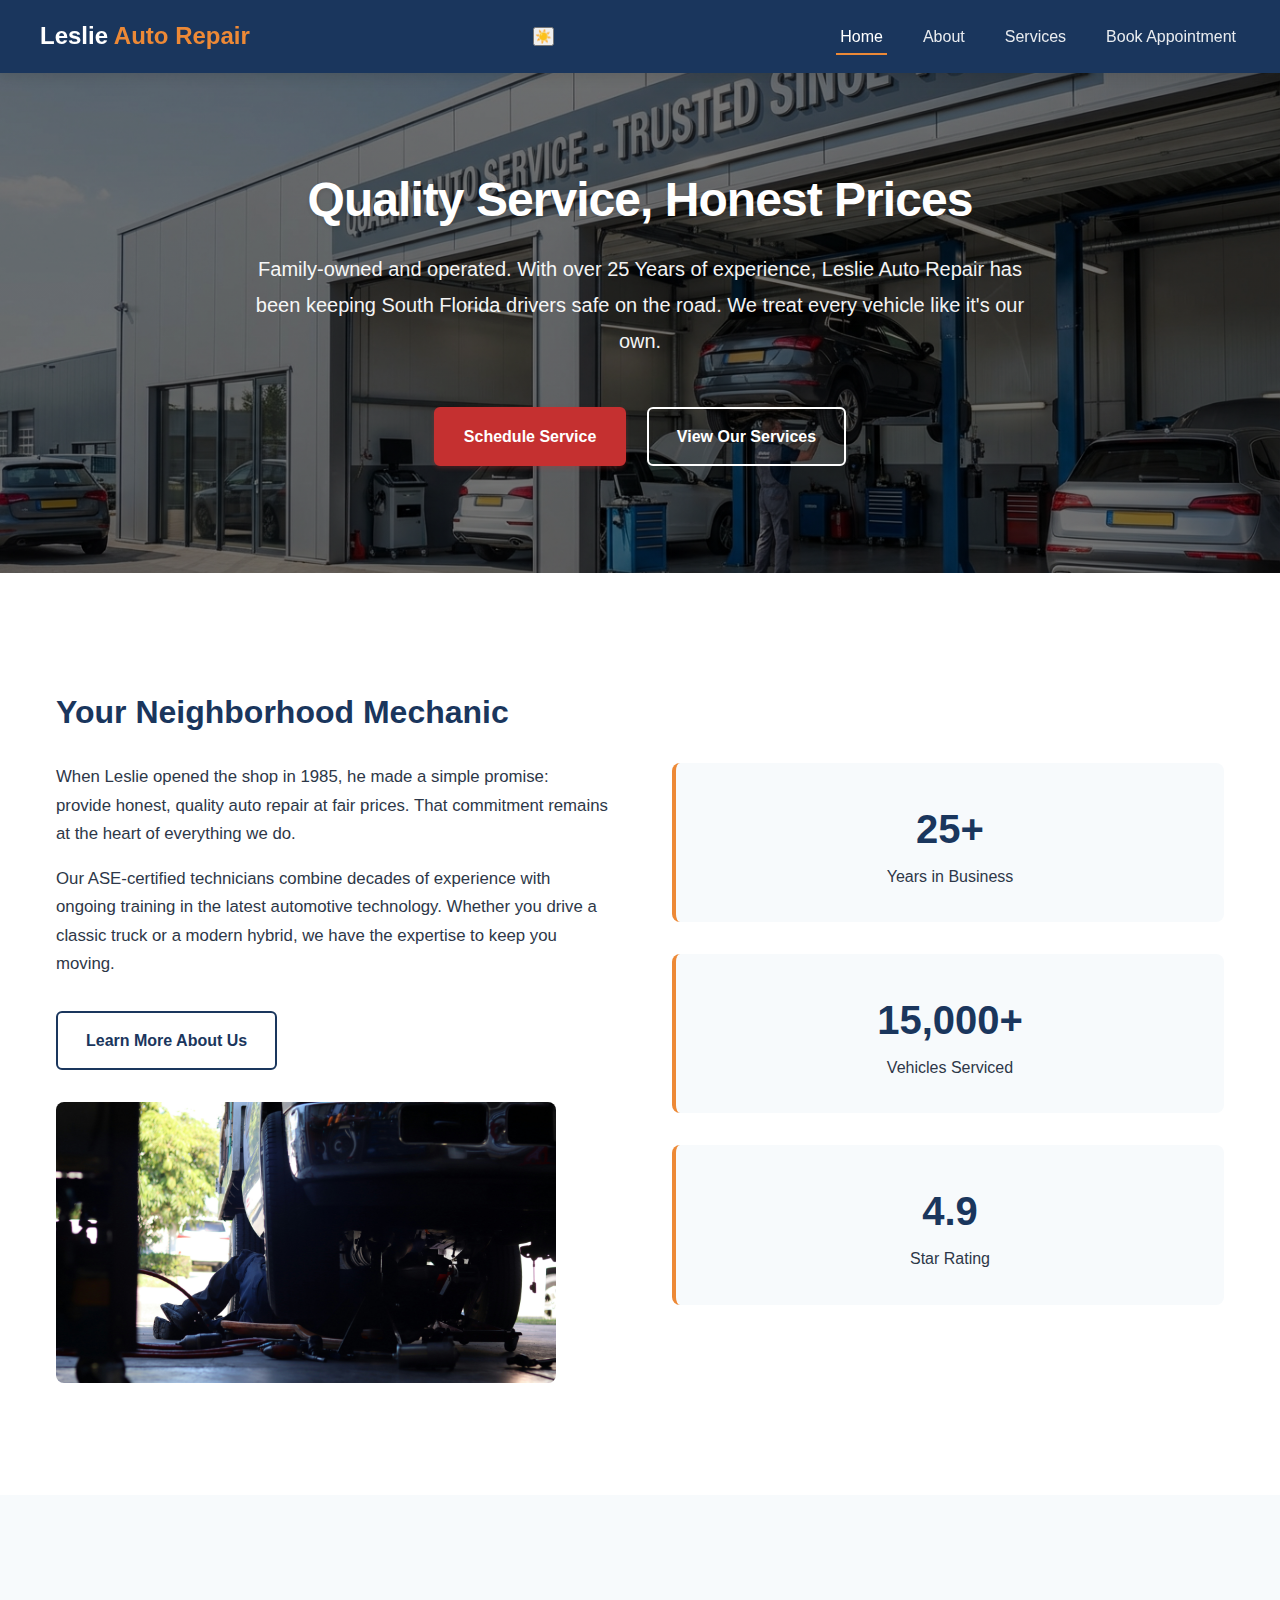
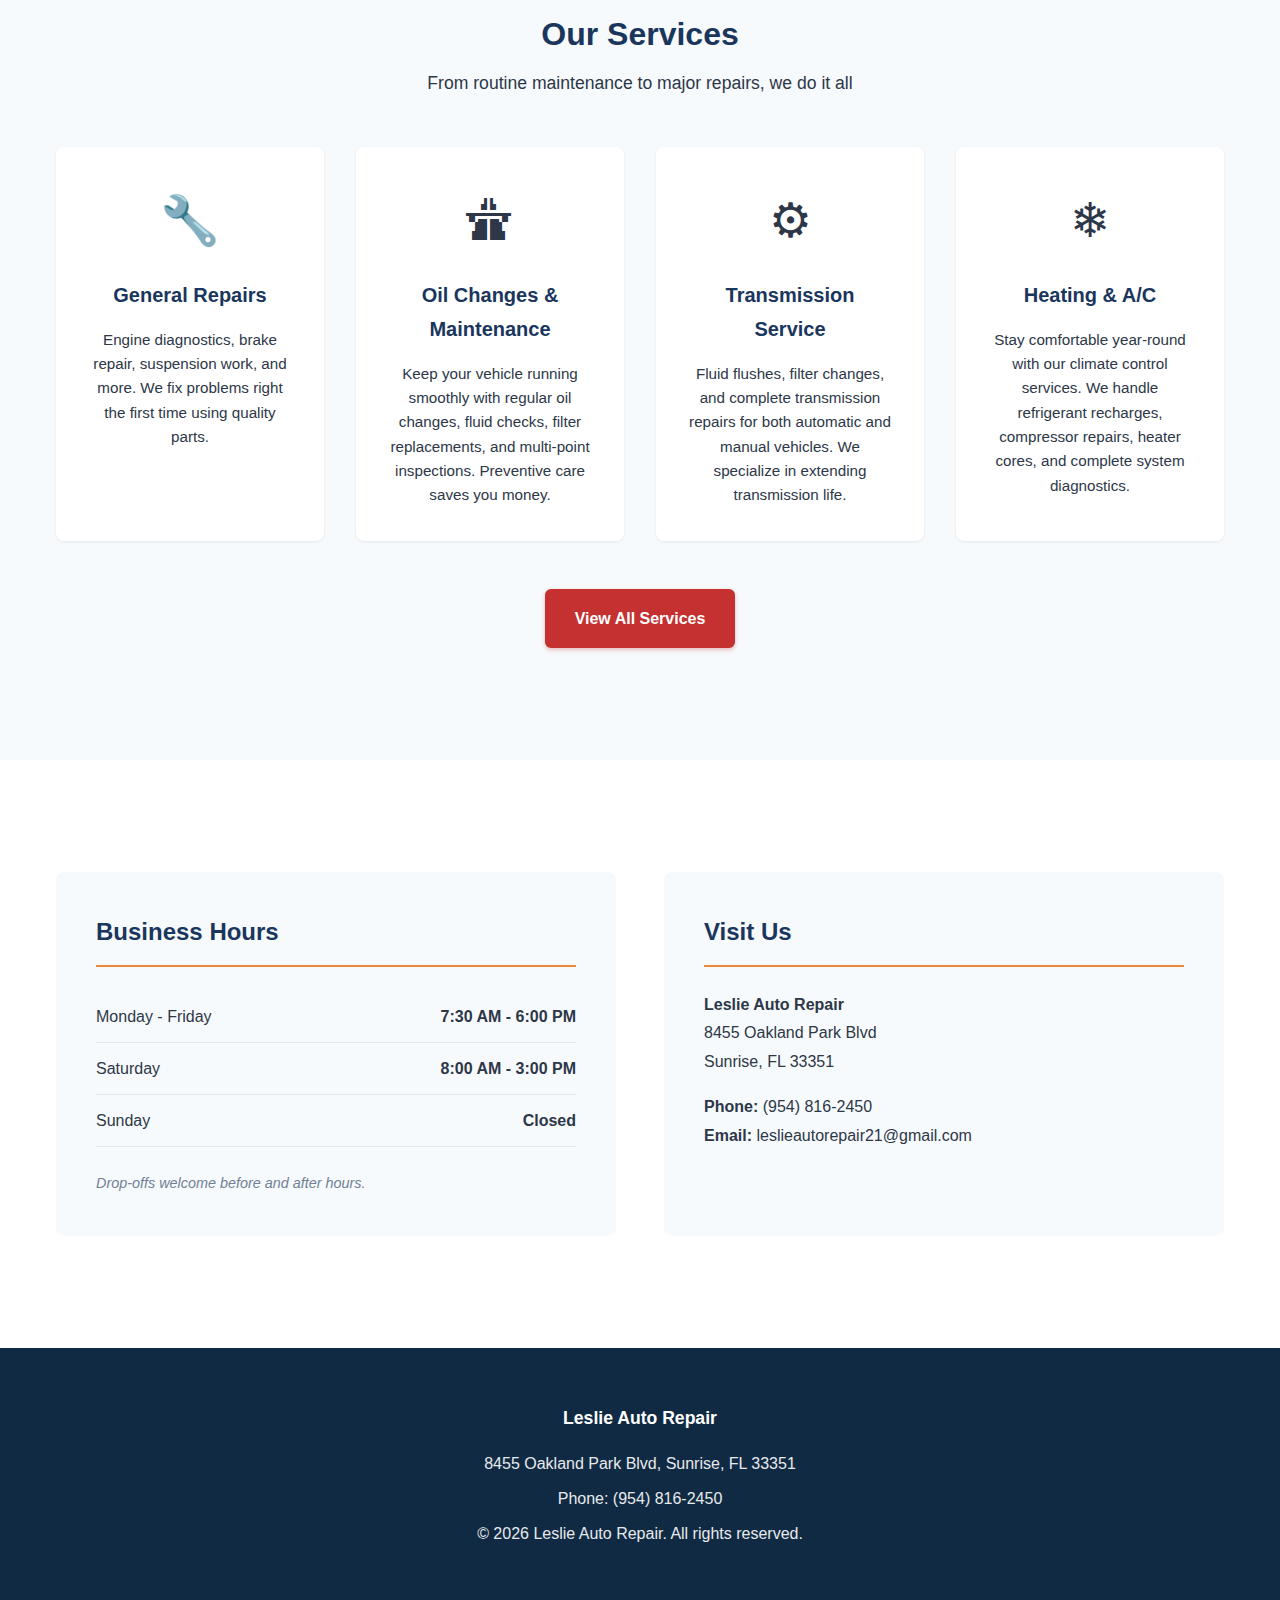
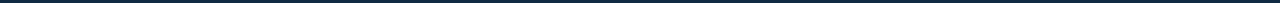
<file: index.html>
<!DOCTYPE html>
<html lang="en">

<head>
  <meta charset="UTF-8">
  <meta name="viewport" content="width=device-width, initial-scale=1.0">
  <title>Leslie Auto Repair - Home</title>
  <link rel="stylesheet" href="styles.css">
</head>

<body>
  <header>
    <div class="nav-container">
      <a href="index.html" class="logo">Leslie <span>Auto Repair</span></a>
      <button class="menu-toggle" aria-label="Toggle menu">
        <span></span>
        <span></span>
        <span></span>
      </button>
      <button
        id="dark-mode-toggle"
        type="button"
        aria-label="Toggle dark mode"
        aria-pressed="false"
      >☀️</button>
      <nav>
        <ul>
          <li><a href="index.html" class="active">Home</a></li>
          <li><a href="about.html">About</a></li>
          <li><a href="services.html">Services</a></li>
          <li><a href="appointment.html">Book Appointment</a></li>
        </ul>
      </nav>
    </div>
  </header>

  <main>
    <!-- Hero Section -->
    <section class="hero">
      <div class="hero-content">
        <h1>Quality Service, Honest Prices</h1>
        <p>Family-owned and operated. With over 25 Years of experience, Leslie Auto Repair has been keeping South
          Florida drivers safe on the road. We treat every vehicle like it's our own.</p>
        <a href="appointment.html" class="btn btn-primary">Schedule Service</a>
        <a href="services.html" class="btn btn-secondary">View Our Services</a>
      </div>
    </section>

    <!-- About Preview Section -->
    <section class="about-preview">
      <div class="container">
        <div class="about-preview-content">
          <div class="about-text">
            <h2>Your Neighborhood Mechanic</h2>
            <p>When Leslie opened the shop in 1985, he made a simple promise: provide honest, quality auto repair at
              fair prices. That commitment remains at the heart of everything we do.</p>
            <p>Our ASE-certified technicians combine decades of experience with ongoing training in the latest
              automotive technology. Whether you drive a classic truck or a modern hybrid, we have the expertise to keep
              you moving.</p>
            <a href="about.html" class="btn btn-outline">Learn More About Us</a>

            <div class="about-image">
              <img src="images/Shop.jpg" alt="Exterior of Leslie Auto Repair shop">
            </div>

          </div>
          <div class="about-stats">
            <div class="stat">
              <span class="stat-number">25+</span>
              <span class="stat-label">Years in Business</span>
            </div>
            <div class="stat">
              <span class="stat-number">15,000+</span>
              <span class="stat-label">Vehicles Serviced</span>
            </div>
            <div class="stat">
              <span class="stat-number">4.9</span>
              <span class="stat-label">Star Rating</span>
            </div>
          </div>
        </div>
      </div>
    </section>

    <!-- Services Overview Section -->
    <section class="services-overview">
      <div class="container">
        <h2>Our Services</h2>
        <p class="section-subtitle">From routine maintenance to major repairs, we do it all</p>
        <div class="services-grid">
          <div class="service-card">
            <div class="service-icon">&#128295;</div>
            <h3>General Repairs</h3>
            <p>Engine diagnostics, brake repair, suspension work, and more. We fix problems right the first time using
              quality parts.</p>
          </div>
          <div class="service-card">
            <div class="service-icon">&#128739;</div>
            <h3>Oil Changes &amp; Maintenance</h3>
            <p>Keep your vehicle running smoothly with regular oil changes, fluid checks, filter replacements, and
              multi-point inspections. Preventive care saves you money.</p>
          </div>
          <div class="service-card">
            <div class="service-icon">&#9881;</div>
            <h3>Transmission Service</h3>
            <p>Fluid flushes, filter changes, and complete transmission repairs for both automatic and manual vehicles.
              We specialize in extending transmission life.</p>
          </div>
          <div class="service-card">
            <div class="service-icon">&#10052;</div>
            <h3>Heating &amp; A/C</h3>
            <p>Stay comfortable year-round with our climate control services. We handle refrigerant recharges,
              compressor repairs, heater cores, and complete system diagnostics.</p>
          </div>
        </div>
        <div class="services-cta">
          <a href="services.html" class="btn btn-primary">View All Services</a>
        </div>
      </div>
    </section>

    <!-- Hours and Location Section -->
    <section class="hours-location">
      <div class="container">
        <div class="info-grid">
          <div class="info-card">
            <h3>Business Hours</h3>
            <table class="hours-table">
              <tr>
                <td>Monday - Friday</td>
                <td>7:30 AM - 6:00 PM</td>
              </tr>
              <tr>
                <td>Saturday</td>
                <td>8:00 AM - 3:00 PM</td>
              </tr>
              <tr>
                <td>Sunday</td>
                <td>Closed</td>
              </tr>
            </table>
            <p class="hours-note">Drop-offs welcome before and after hours.</p>
          </div>
          <div class="info-card">
            <h3>Visit Us</h3>
            <address>
              <strong>Leslie Auto Repair</strong><br>
              8455 Oakland Park Blvd<br>
              Sunrise, FL 33351
            </address>
            <p class="contact-info">
              <strong>Phone:</strong> (954) 816-2450<br>
              <strong>Email:</strong> leslieautorepair21@gmail.com
            </p>
          </div>
        </div>
      </div>
    </section>
  </main>

  <footer>
    <div class="footer-content">
      <p><strong>Leslie Auto Repair</strong></p>
      <p>8455 Oakland Park Blvd, Sunrise, FL 33351</p>
      <p>Phone: (954) 816-2450</p>
      <p>&copy; 2026 Leslie Auto Repair. All rights reserved.</p>
    </div>
  </footer>

  <script>
    document.querySelector('.menu-toggle').addEventListener('click', function () {
      document.querySelector('nav ul').classList.toggle('show');
    });
  </script>
</body>

</html>
</file>
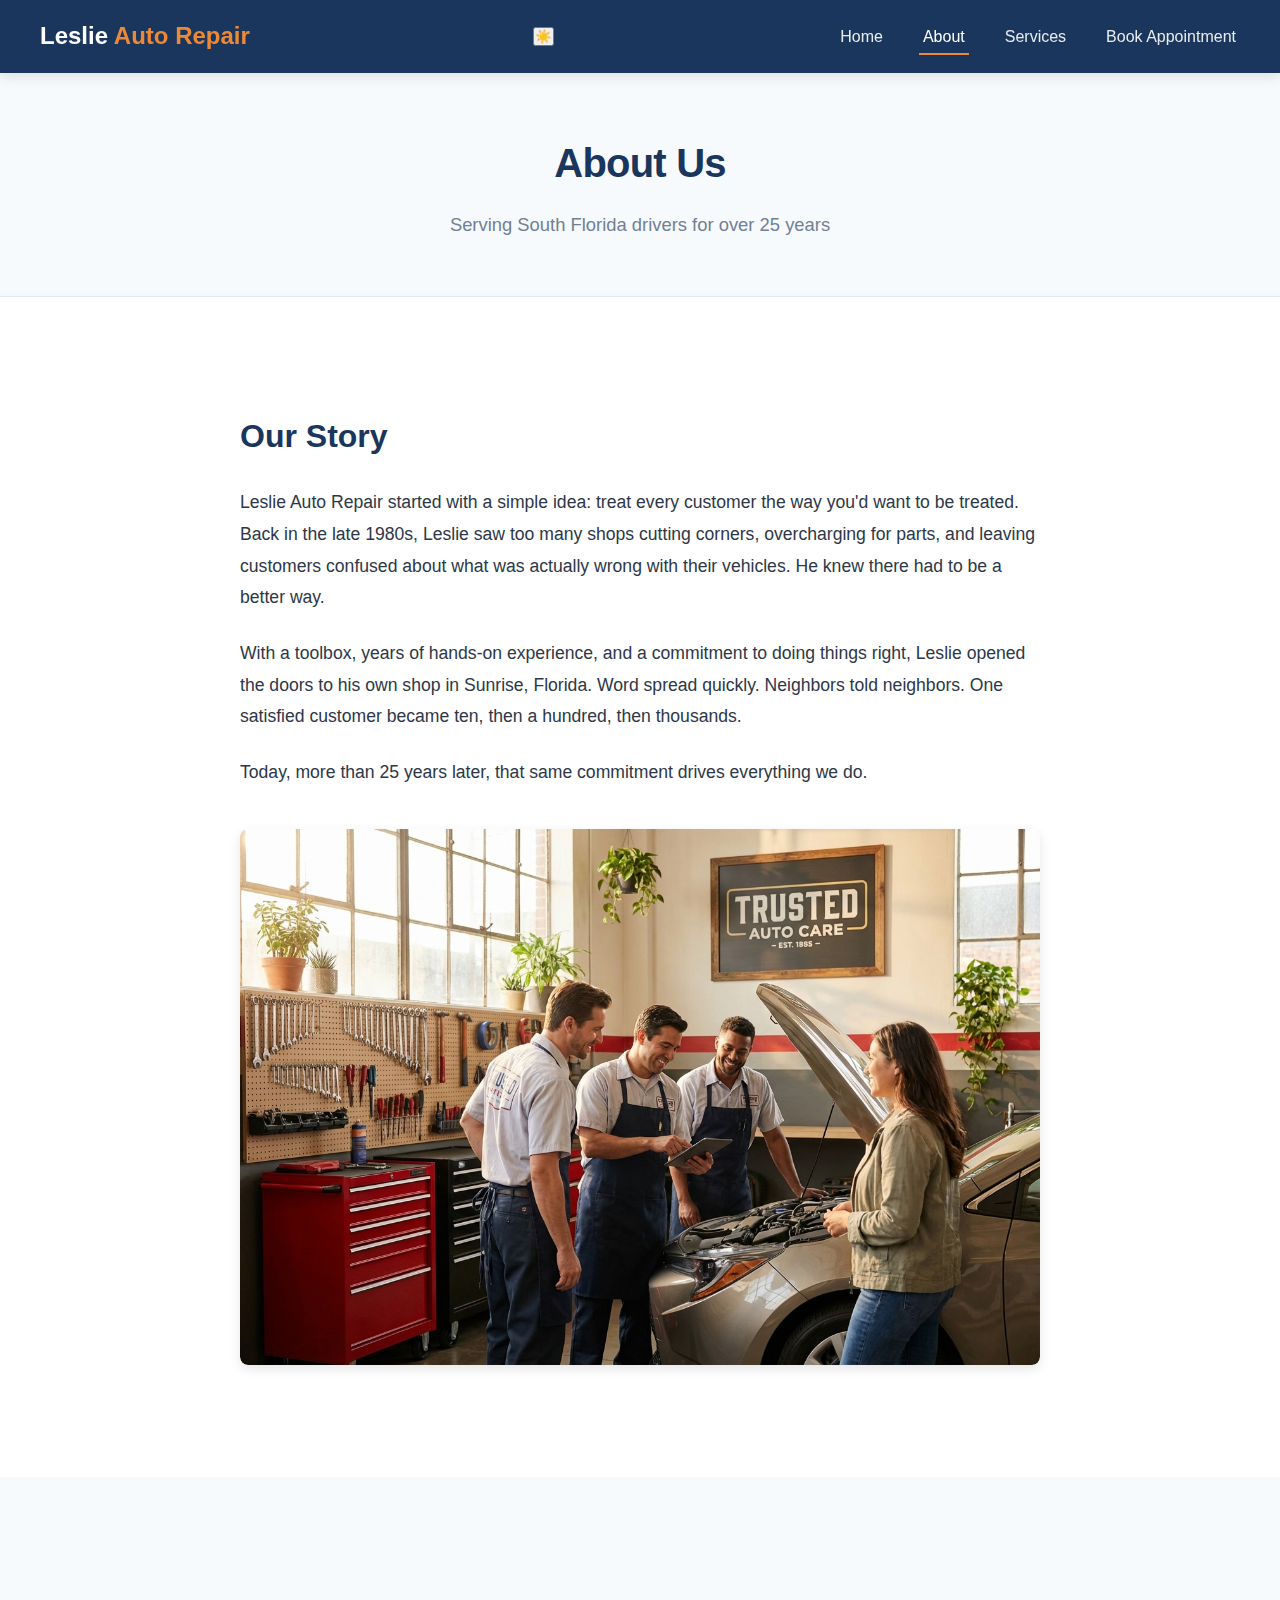
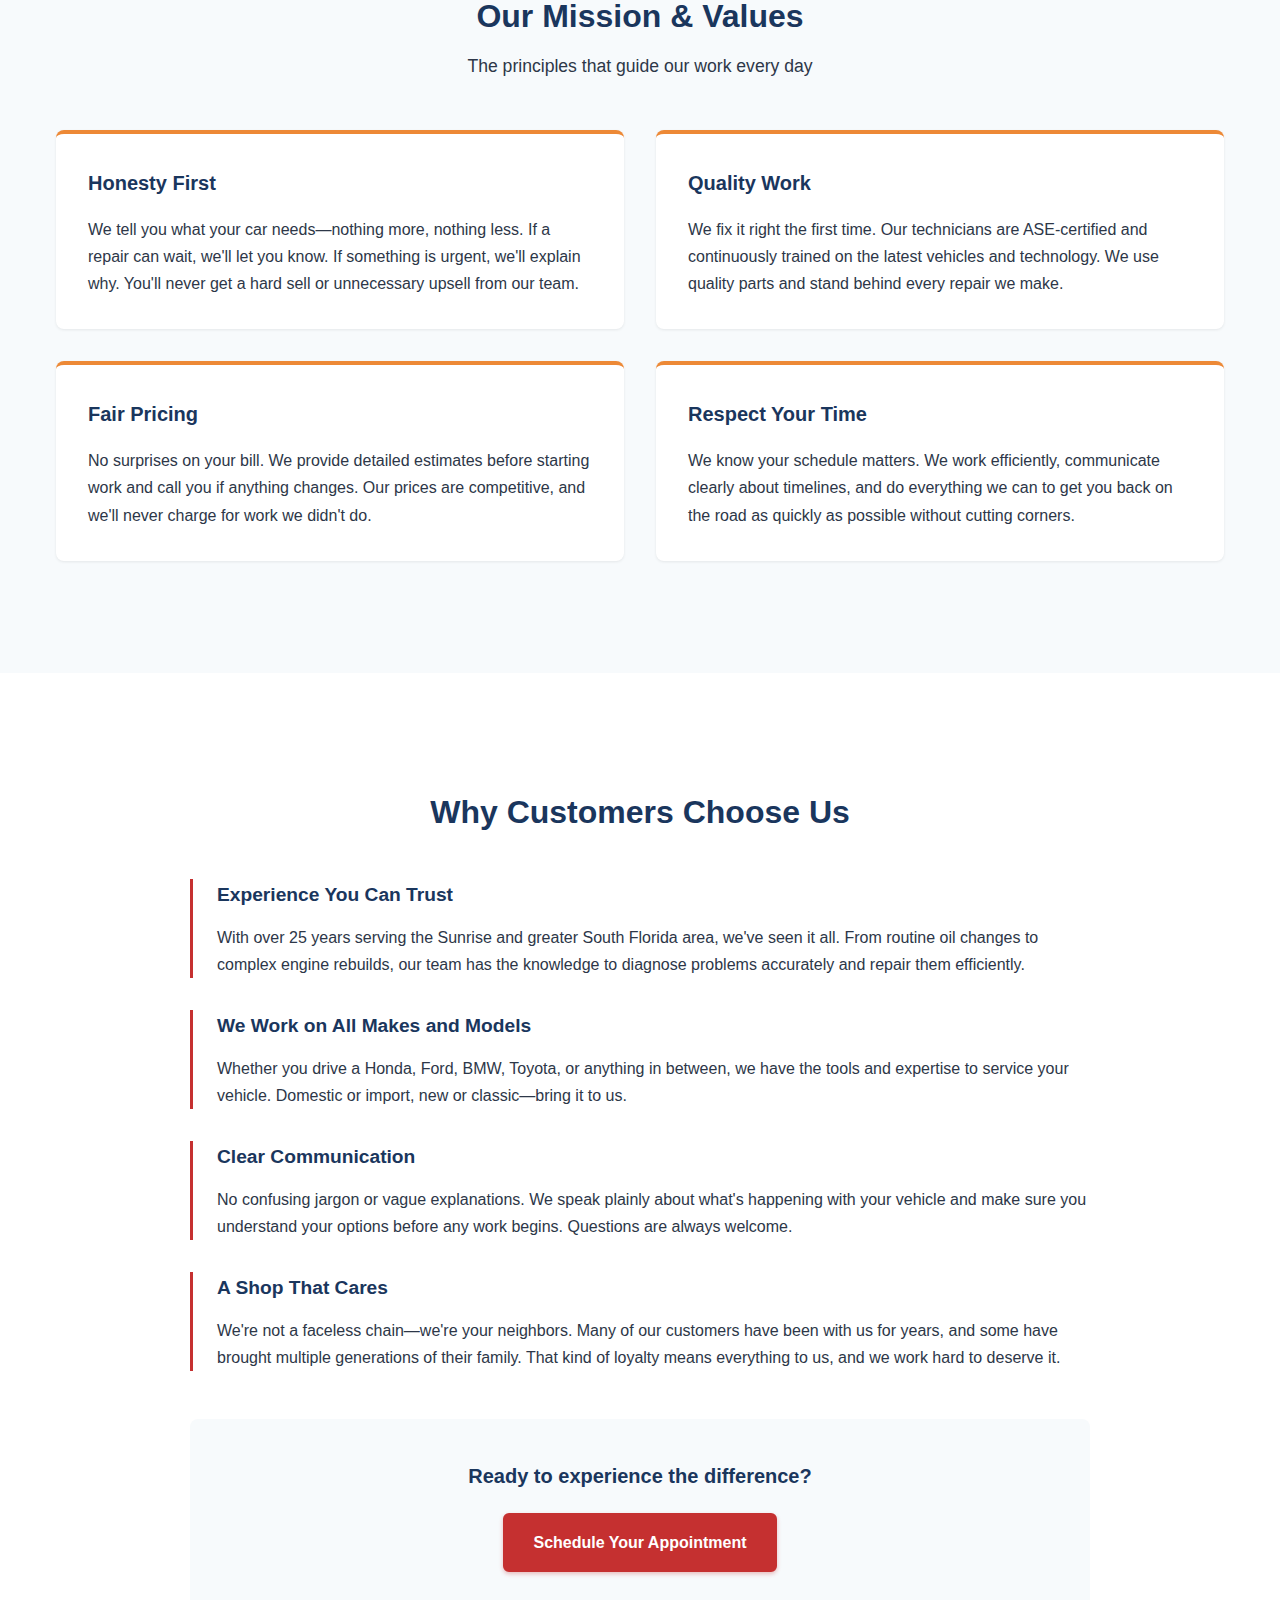
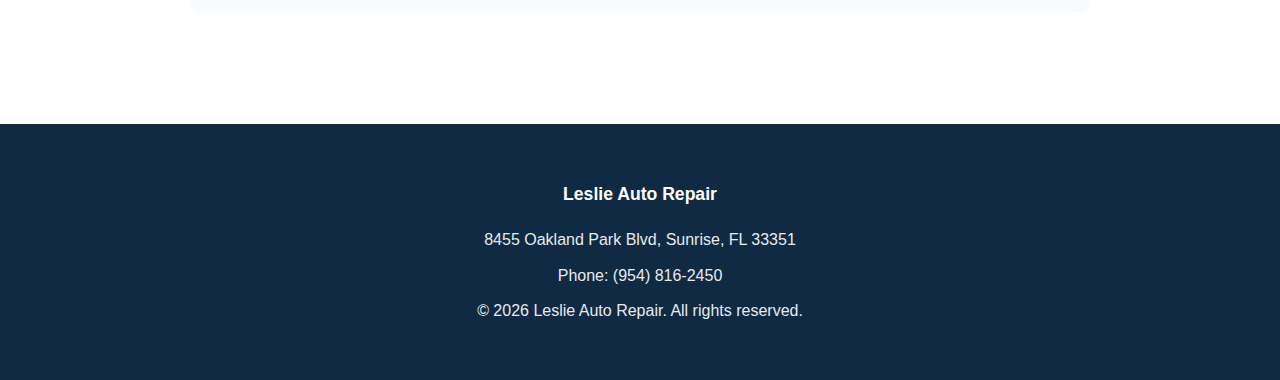
<file: about.html>
<!DOCTYPE html>
<html lang="en">

<head>
  <meta charset="UTF-8">
  <meta name="viewport" content="width=device-width, initial-scale=1.0">
  <title>About Us - Leslie Auto Repair</title>
  <link rel="stylesheet" href="styles.css">
</head>

<body>
  <header>
    <div class="nav-container">
      <a href="index.html" class="logo">Leslie <span>Auto Repair</span></a>
      <button class="menu-toggle" aria-label="Toggle menu">
        <span></span>
        <span></span>
        <span></span>
      </button>
      <button
        id="dark-mode-toggle"
        type="button"
        aria-label="Toggle dark mode"
        aria-pressed="false"
      >☀️</button>
      <nav>
        <ul>
          <li><a href="index.html">Home</a></li>
          <li><a href="about.html" class="active">About</a></li>
          <li><a href="services.html">Services</a></li>
          <li><a href="appointment.html">Book Appointment</a></li>
        </ul>
      </nav>
    </div>
  </header>

  <main>
    <section class="page-header">
      <h1>About Us</h1>
      <p>Serving South Florida drivers for over 25 years</p>
    </section>

    <!-- Our Story Section -->
    <section class="about-story">
      <div class="container">
        <div class="story-content">
          <h2>Our Story</h2>
          <p>Leslie Auto Repair started with a simple idea: treat every customer the way you'd want to be treated. Back
            in the late 1980s, Leslie saw too many shops cutting corners, overcharging for parts, and leaving customers
            confused about what was actually wrong with their vehicles. He knew there had to be a better way.</p>
          <p>With a toolbox, years of hands-on experience, and a commitment to doing things right, Leslie opened the
            doors to his own shop in Sunrise, Florida. Word spread quickly. Neighbors told neighbors. One satisfied
            customer became ten, then a hundred, then thousands.</p>
          <p>Today, more than 25 years later, that same commitment drives everything we do.</p>
          <div class="story-image">
            <img src="images/featuredContent.jpg" alt="The Leslie Auto Repair team helping a customer">
          </div>
        </div>
      </div>
    </section>

    <!-- Mission and Values Section -->
    <section class="about-values">
      <div class="container">
        <h2>Our Mission &amp; Values</h2>
        <p class="section-subtitle">The principles that guide our work every day</p>
        <div class="values-grid">
          <div class="value-card">
            <h3>Honesty First</h3>
            <p>We tell you what your car needs—nothing more, nothing less. If a repair can wait, we'll let you know. If
              something is urgent, we'll explain why. You'll never get a hard sell or unnecessary upsell from our team.
            </p>
          </div>
          <div class="value-card">
            <h3>Quality Work</h3>
            <p>We fix it right the first time. Our technicians are ASE-certified and continuously trained on the latest
              vehicles and technology. We use quality parts and stand behind every repair we make.</p>
          </div>
          <div class="value-card">
            <h3>Fair Pricing</h3>
            <p>No surprises on your bill. We provide detailed estimates before starting work and call you if anything
              changes. Our prices are competitive, and we'll never charge for work we didn't do.</p>
          </div>
          <div class="value-card">
            <h3>Respect Your Time</h3>
            <p>We know your schedule matters. We work efficiently, communicate clearly about timelines, and do
              everything we can to get you back on the road as quickly as possible without cutting corners.</p>
          </div>
        </div>
      </div>
    </section>

    <!-- Why Choose Us Section -->
    <section class="about-why">
      <div class="container">
        <h2>Why Customers Choose Us</h2>
        <div class="why-content">
          <div class="why-list">
            <div class="why-item">
              <h3>Experience You Can Trust</h3>
              <p>With over 25 years serving the Sunrise and greater South Florida area, we've seen it all. From routine
                oil changes to complex engine rebuilds, our team has the knowledge to diagnose problems accurately and
                repair them efficiently.</p>
            </div>
            <div class="why-item">
              <h3>We Work on All Makes and Models</h3>
              <p>Whether you drive a Honda, Ford, BMW, Toyota, or anything in between, we have the tools and expertise
                to service your vehicle. Domestic or import, new or classic—bring it to us.</p>
            </div>
            <div class="why-item">
              <h3>Clear Communication</h3>
              <p>No confusing jargon or vague explanations. We speak plainly about what's happening with your vehicle
                and make sure you understand your options before any work begins. Questions are always welcome.</p>
            </div>
            <div class="why-item">
              <h3>A Shop That Cares</h3>
              <p>We're not a faceless chain—we're your neighbors. Many of our customers have been with us for years, and
                some have brought multiple generations of their family. That kind of loyalty means everything to us, and
                we work hard to deserve it.</p>
            </div>
          </div>
          <div class="why-cta">
            <p>Ready to experience the difference?</p>
            <a href="appointment.html" class="btn btn-primary">Schedule Your Appointment</a>
          </div>
        </div>
      </div>
    </section>
  </main>

  <footer>
    <div class="footer-content">
      <p><strong>Leslie Auto Repair</strong></p>
      <p>8455 Oakland Park Blvd, Sunrise, FL 33351</p>
      <p>Phone: (954) 816-2450</p>
      <p>&copy; 2026 Leslie Auto Repair. All rights reserved.</p>
    </div>
  </footer>

  <script>
    document.querySelector('.menu-toggle').addEventListener('click', function () {
      document.querySelector('nav ul').classList.toggle('show');
    });
  </script>
</body>

</html>
</file>
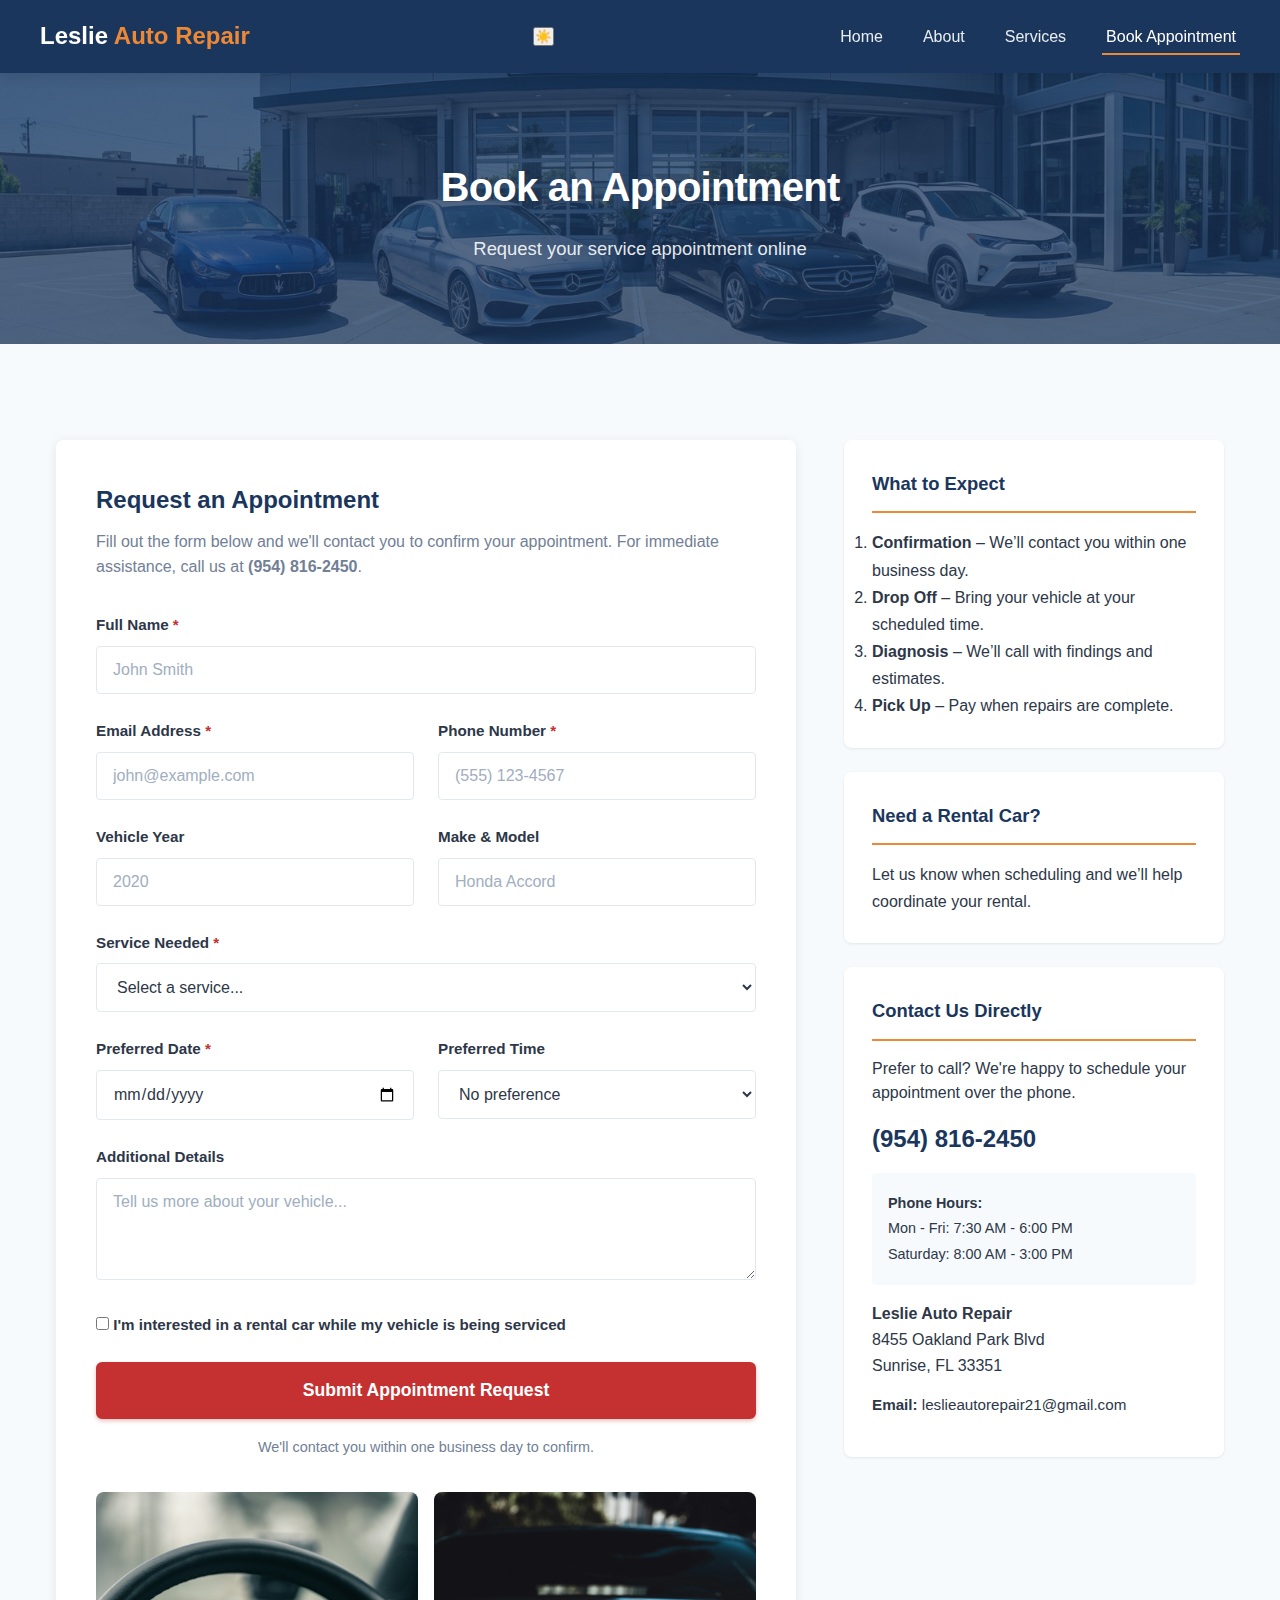
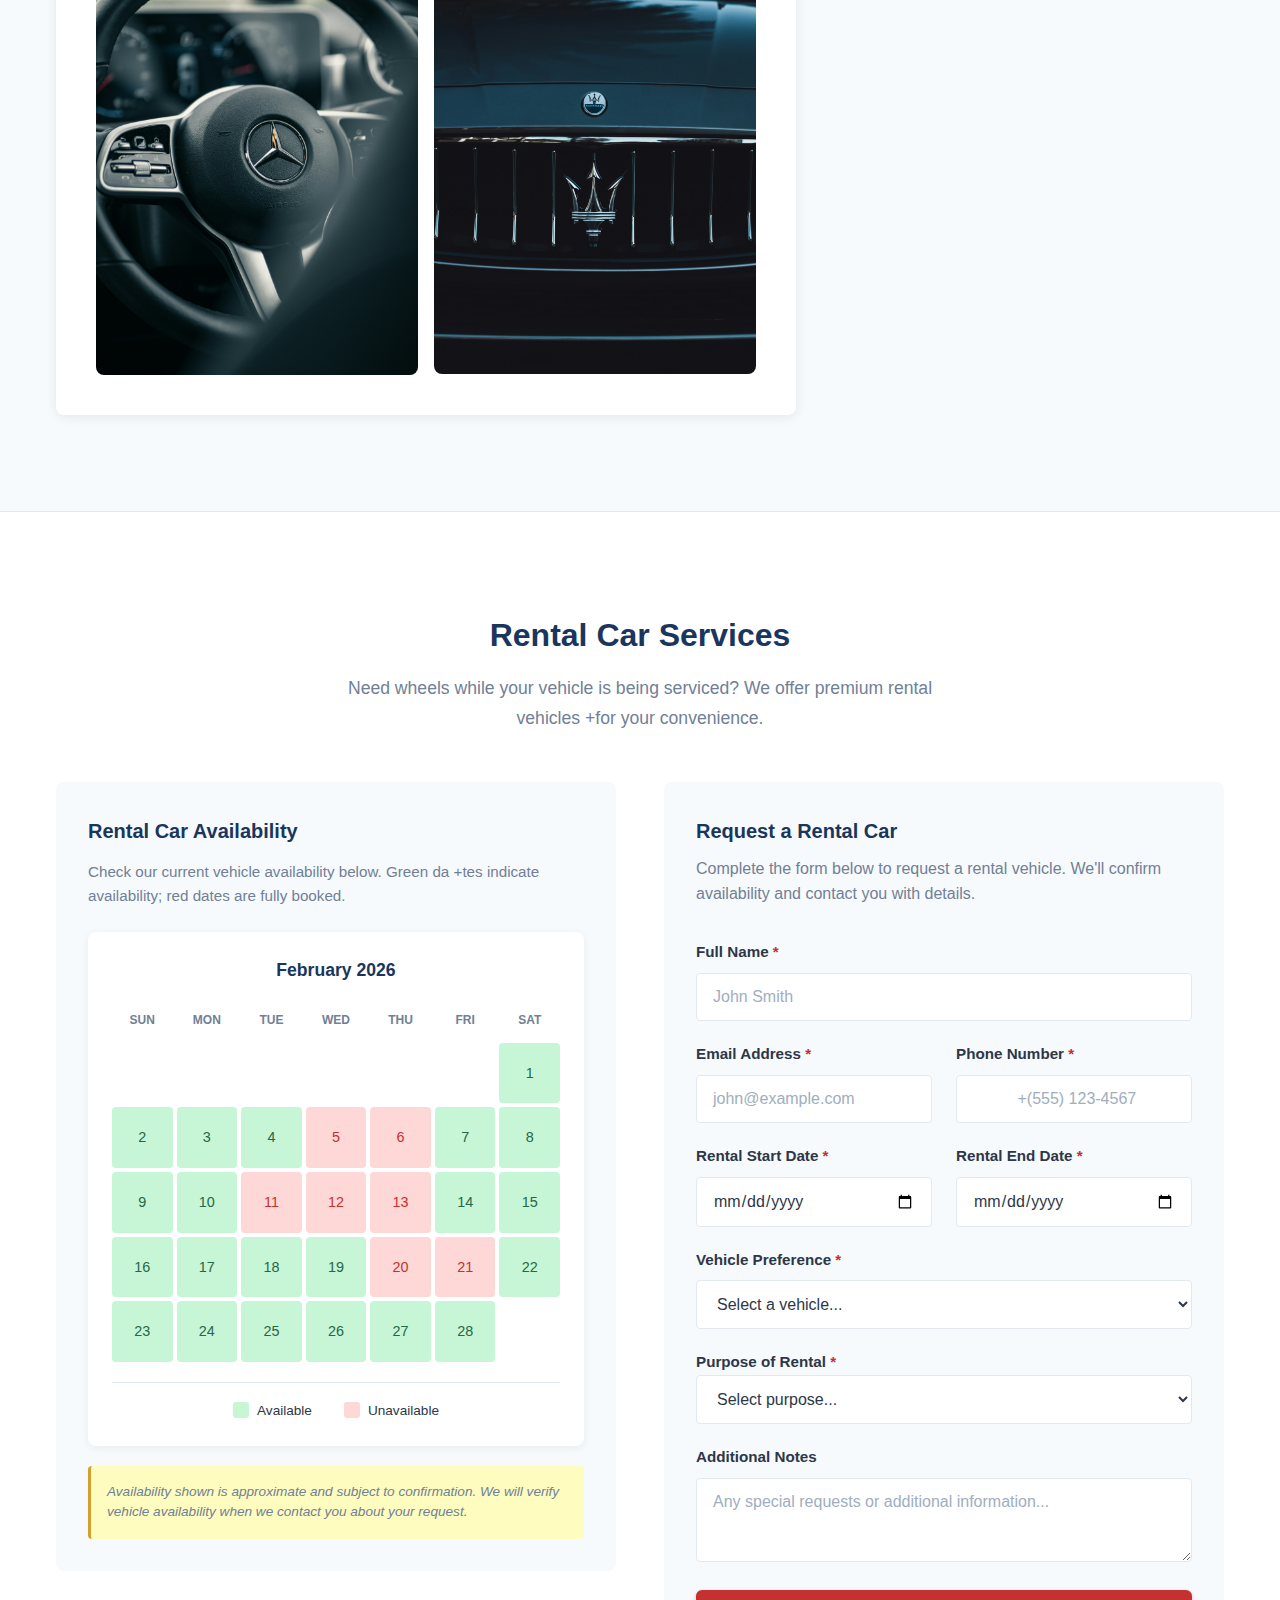
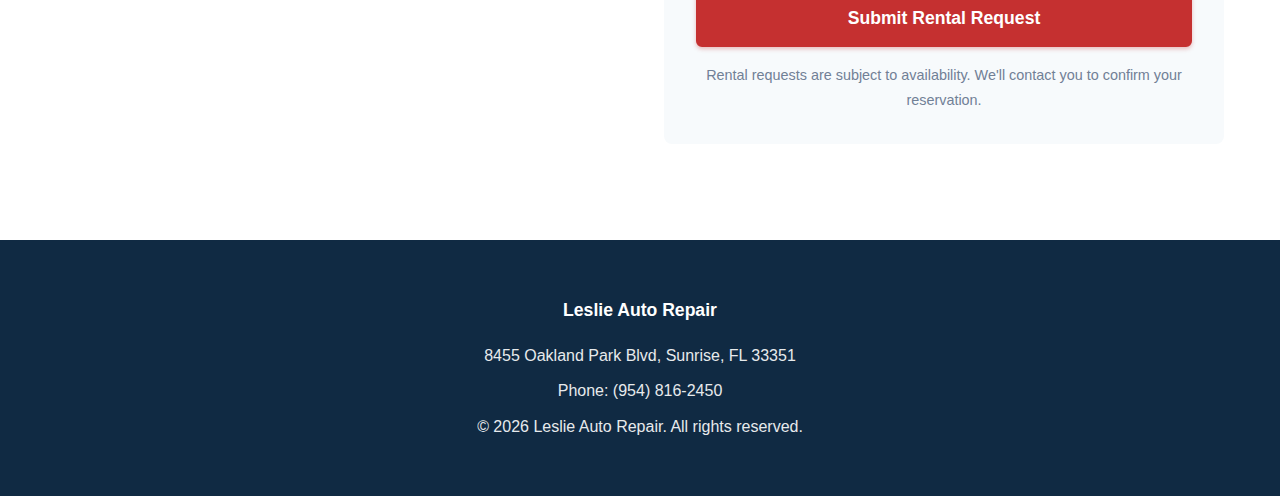
<file: appointment.html>
<!DOCTYPE html>
<html lang="en">

<head>
  <meta charset="UTF-8">
  <meta name="viewport" content="width=device-width, initial-scale=1.0">
  <title>Book Appointment - Leslie Auto Repair</title>
  <link rel="stylesheet" href="styles.css">
</head>

<body>

  <!-- Header -->
  <header>
    <div class="nav-container">
      <a href="index.html" class="logo">Leslie <span>Auto Repair</span></a>
      <button class="menu-toggle" aria-label="Toggle menu">
        <span></span>
        <span></span>
        <span></span>
      </button>
      <button
        id="dark-mode-toggle"
        type="button"
        aria-label="Toggle dark mode"
        aria-pressed="false"
      >☀️</button>
      <nav>
        <ul>
          <li><a href="index.html">Home</a></li>
          <li><a href="about.html">About</a></li>
          <li><a href="services.html">Services</a></li>
          <li><a href="appointment.html" class="active">Book Appointment</a></li>
        </ul>
      </nav>
    </div>
  </header>

  <main>

    <!-- Page Header -->
    <section class="page-header page-header--bg">
      <h1>Book an Appointment</h1>
      <p>Request your service appointment online</p>
    </section>

    <!-- Appointment Section -->
    <section class="appointment-section">
      <div class="container">
        <div class="appointment-layout">

          <!-- Appointment Form -->
          <div class="appointment-form-wrapper">
            <h2>Request an Appointment</h2>
            <p class="form-intro">
              Fill out the form below and we'll contact you to confirm your appointment.
              For immediate assistance, call us at <strong>(954) 816-2450</strong>.
            </p>

            <form class="appointment-form" action="#" method="post">

              <div class="form-group">
                <label for="name">Full Name <span class="required">*</span></label>
                <input type="text" id="name" required placeholder="John Smith">
              </div>

              <div class="form-row">
                <div class="form-group">
                  <label for="email">Email Address <span class="required">*</span></label>
                  <input type="email" id="email" required placeholder="john@example.com">
                </div>
                <div class="form-group">
                  <label for="phone">Phone Number <span class="required">*</span></label>
                  <input type="tel" id="phone" required placeholder="(555) 123-4567">
                </div>
              </div>

              <div class="form-row">
                <div class="form-group">
                  <label for="vehicle-year">Vehicle Year</label>
                  <input type="text" id="vehicle-year" placeholder="2020">
                </div>
                <div class="form-group">
                  <label for="vehicle-make">Make &amp; Model</label>
                  <input type="text" id="vehicle-make" placeholder="Honda Accord">
                </div>
              </div>

              <div class="form-group">
                <label for="service">Service Needed <span class="required">*</span></label>
                <select id="service" required>
                  <option value="">Select a service...</option>
                  <option>Oil Change</option>
                  <option>Brake Service</option>
                  <option>Engine Diagnostic</option>
                  <option>A/C or Heating</option>
                  <option>Transmission</option>
                  <option>Suspension & Steering</option>
                  <option>Electrical</option>
                  <option>Tune-Up</option>
                  <option>Inspection</option>
                  <option>Other</option>
                </select>
              </div>

              <div class="form-row">
                <div class="form-group">
                  <label for="date">Preferred Date <span class="required">*</span></label>
                  <input type="date" id="date" required>
                </div>
                <div class="form-group">
                  <label for="time">Preferred Time</label>
                  <select id="time">
                    <option>No preference</option>
                    <option>Early Morning (7:30 - 9:00)</option>
                    <option>Morning (9:00 - 11:00)</option>
                    <option>Midday (11:00 - 1:00)</option>
                    <option>Afternoon (1:00 - 4:00)</option>
                    <option>Late Afternoon (4:00 - 6:00)</option>
                  </select>
                </div>
              </div>

              <div class="form-group">
                <label for="message">Additional Details</label>
                <textarea id="message" rows="4" placeholder="Tell us more about your vehicle..."></textarea>
              </div>

              <div class="form-group checkbox-group">
                <label>
                  <input type="checkbox">
                  I'm interested in a rental car while my vehicle is being serviced
                </label>
              </div>

              <button type="submit" class="btn btn-primary btn-block">
                Submit Appointment Request
              </button>

              <p class="form-note">
                We'll contact you within one business day to confirm.
              </p>

            </form>

            <div class="appointment-images">
              <img src="images/Mercedes.jpg" alt="Service Area">
              <img src="images/Maserati.jpg" alt="Rental Cars">
            </div>
          </div>

          <!-- Sidebar -->
          <aside class="appointment-sidebar">

            <div class="sidebar-card">
              <h3>What to Expect</h3>
              <ol>
                <li><strong>Confirmation</strong> – We’ll contact you within one business day.</li>
                <li><strong>Drop Off</strong> – Bring your vehicle at your scheduled time.</li>
                <li><strong>Diagnosis</strong> – We’ll call with findings and estimates.</li>
                <li><strong>Pick Up</strong> – Pay when repairs are complete.</li>
              </ol>
            </div>

            <div class="sidebar-card rental-card">
              <h3>Need a Rental Car?</h3>
              <p>Let us know when scheduling and we’ll help coordinate your rental.</p>
            </div>

            <!-- Contact Card -->
            <div class="sidebar-card contact-card">
              <h3>Contact Us Directly</h3>
              <p>Prefer to call? We're happy to schedule your appointment over the phone.</p>
              <p class="contact-phone">(954) 816-2450</p>
              <div class="contact-hours">
                <p><strong>Phone Hours:</strong></p>
                <p>Mon - Fri: 7:30 AM - 6:00 PM</p>
                <p>Saturday: 8:00 AM - 3:00 PM</p>
              </div>
              <address class="contact-address"> <strong>Leslie Auto Repair</strong><br> 8455 Oakland Park Blvd<br>
                Sunrise, FL 33351 </address>
              <p class="contact-email"> <strong>Email:</strong> leslieautorepair21@gmail.com </p>
            </div>
          </aside>
        </div>
      </div>
    </section>
  </main>

  </aside>

  </div>
  </div>
  </section>

  <!-- Rental Car Section -->
  <section class="rental-section">
    <div class="container">
      <div class="rental-section-header">
        <h2>Rental Car Services</h2>
        <p>Need wheels while your vehicle is being serviced? We offer premium rental vehicles
          +for your convenience.</p>
      </div>

      <div class="rental-layout">
        <!-- Availability Calendar -->
        <div class="rental-availability">
          <h3>Rental Car Availability</h3>
          <p class="availability-intro">Check our current vehicle availability below. Green da
            +tes indicate availability; red dates are fully booked.</p>

          <div class="calendar-wrapper">
            <div class="calendar-header">
              <span class="calendar-month">February 2026</span>
            </div>
            <div class="calendar-grid">
              <div class="calendar-day-header">Sun</div>
              <div class="calendar-day-header">Mon</div>
              <div class="calendar-day-header">Tue</div>
              <div class="calendar-day-header">Wed</div>
              <div class="calendar-day-header">Thu</div>
              <div class="calendar-day-header">Fri</div>
              <div class="calendar-day-header">Sat</div>
              <!-- Week 1 -->
              <div class="calendar-day empty"></div>
              <div class="calendar-day empty"></div>
              <div class="calendar-day empty"></div>
              <div class="calendar-day empty"></div>
              <div class="calendar-day empty"></div>
              <div class="calendar-day empty"></div>
              <div class="calendar-day available">1</div>
              <!-- Week 2 -->
              <div class="calendar-day available">2</div>
              <div class="calendar-day available">3</div>
              <div class="calendar-day available">4</div>
              <div class="calendar-day unavailable">5</div>
              <div class="calendar-day unavailable">6</div>
              <div class="calendar-day available">7</div>
              <div class="calendar-day available">8</div>
              <!-- Week 3 -->
              <div class="calendar-day available">9</div>
              <div class="calendar-day available">10</div>
              <div class="calendar-day unavailable">11</div>
              <div class="calendar-day unavailable">12</div>
              <div class="calendar-day unavailable">13</div>
              <div class="calendar-day available">14</div>
              <div class="calendar-day available">15</div>
              <!-- Week 4 -->
              <div class="calendar-day available">16</div>
              <div class="calendar-day available">17</div>
              <div class="calendar-day available">18</div>
              <div class="calendar-day available">19</div>
              <div class="calendar-day unavailable">20</div>
              <div class="calendar-day unavailable">21</div>
              <div class="calendar-day available">22</div>
              <!-- Week 5 -->
              <div class="calendar-day available">23</div>
              <div class="calendar-day available">24</div>
              <div class="calendar-day available">25</div>
              <div class="calendar-day available">26</div>
              <div class="calendar-day available">27</div>
              <div class="calendar-day available">28</div>
              <div class="calendar-day empty"></div>
            </div>
            <div class="calendar-legend">
              <div class="legend-item">
                <span class="legend-color available"></span>
                <span>Available</span>
              </div>
              <div class="legend-item">
                <span class="legend-color unavailable"></span>
                <span>Unavailable</span>
              </div>
            </div>
          </div>

          <p class="availability-note">Availability shown is approximate and subject to confirmation. We will verify
            vehicle availability when we contact you about your request.</p>
        </div>

        <!-- Rental Request Form -->
        <div class="rental-form-wrapper">
          <h3>Request a Rental Car</h3>
          <p class="form-intro">Complete the form below to request a rental vehicle. We'll confirm availability and
            contact you with details.</p>

          <form class="rental-form" action="#" method="post">
            <div class="form-group">
              <label for="rental-name">Full Name <span class="required">*</span></label>
              <input type="text" id="rental-name" name="rental-name" required placeholder="John Smith">
            </div>

            <div class="form-row">
              <div class="form-group">
                <label for="rental-email">Email Address <span class="required">*</span></label>
                <input type="email" id="rental-email" name="rental-email" required placeholder="john@example.com">
              </div>
              <div class="form-group">
                <label for="rental-phone">Phone Number <span class="required">*</span></label>
                <input type="tel" id="rental-phone" name="rental-phone" required placeholder="
          +(555) 123-4567">
              </div>
            </div>

            <div class="form-row">
              <div class="form-group">
                <label for="rental-start">Rental Start Date <span class="required">*</span></label>
                <input type="date" id="rental-start" name="rental-start" required>
              </div>
              <div class="form-group">
                <label for="rental-end">Rental End Date <span class="required">*</span></label>
                <input type="date" id="rental-end" name="rental-end" required>
              </div>
            </div>

            <div class="form-group">
              <label for="rental-vehicle">Vehicle Preference <span class="required">*</span></label>
              <select id="rental-vehicle" name="rental-vehicle" required>
                <option value="">Select a vehicle...</option>
                <option value="maserati-ghibli">Maserati Ghibli</option>
                <option value="mercedes-glc-coupe">Mercedes-Benz GLC Coupe</option>
                <option value="mercedes-gle-350">Mercedes-Benz GLE 350</option>
              </select>
            </div>

            <div class="form-group">
              <label for="rental-purpose">Purpose of Rental <span class="required">*</span></l +abel>
                <select id="rental-purpose" name="rental-purpose" required>
                  <option value="">Select purpose...</option>
                  <option value="service">While my vehicle is being serviced</option>
                  <option value="personal">Personal use</option>
                </select>
            </div>

            <div class="form-group">
              <label for="rental-notes">Additional Notes</label>
              <textarea id="rental-notes" name="rental-notes" rows="3"
                placeholder="Any special requests or additional information..."></textarea>
            </div>

            <button type="submit" class="btn btn-primary btn-block">Submit Rental Request</button>
            <p class="form-note">Rental requests are subject to availability. We'll contact you to confirm your
              reservation.</p>
          </form>
        </div>
      </div>
    </div>
  </section>
  <footer>
    <div class="footer-content">
      <p><strong>Leslie Auto Repair</strong></p>
      <p>8455 Oakland Park Blvd, Sunrise, FL 33351</p>
      <p>Phone: (954) 816-2450</p>
      <p>&copy; 2026 Leslie Auto Repair. All rights reserved.</p>
    </div>
  </footer>
</file>
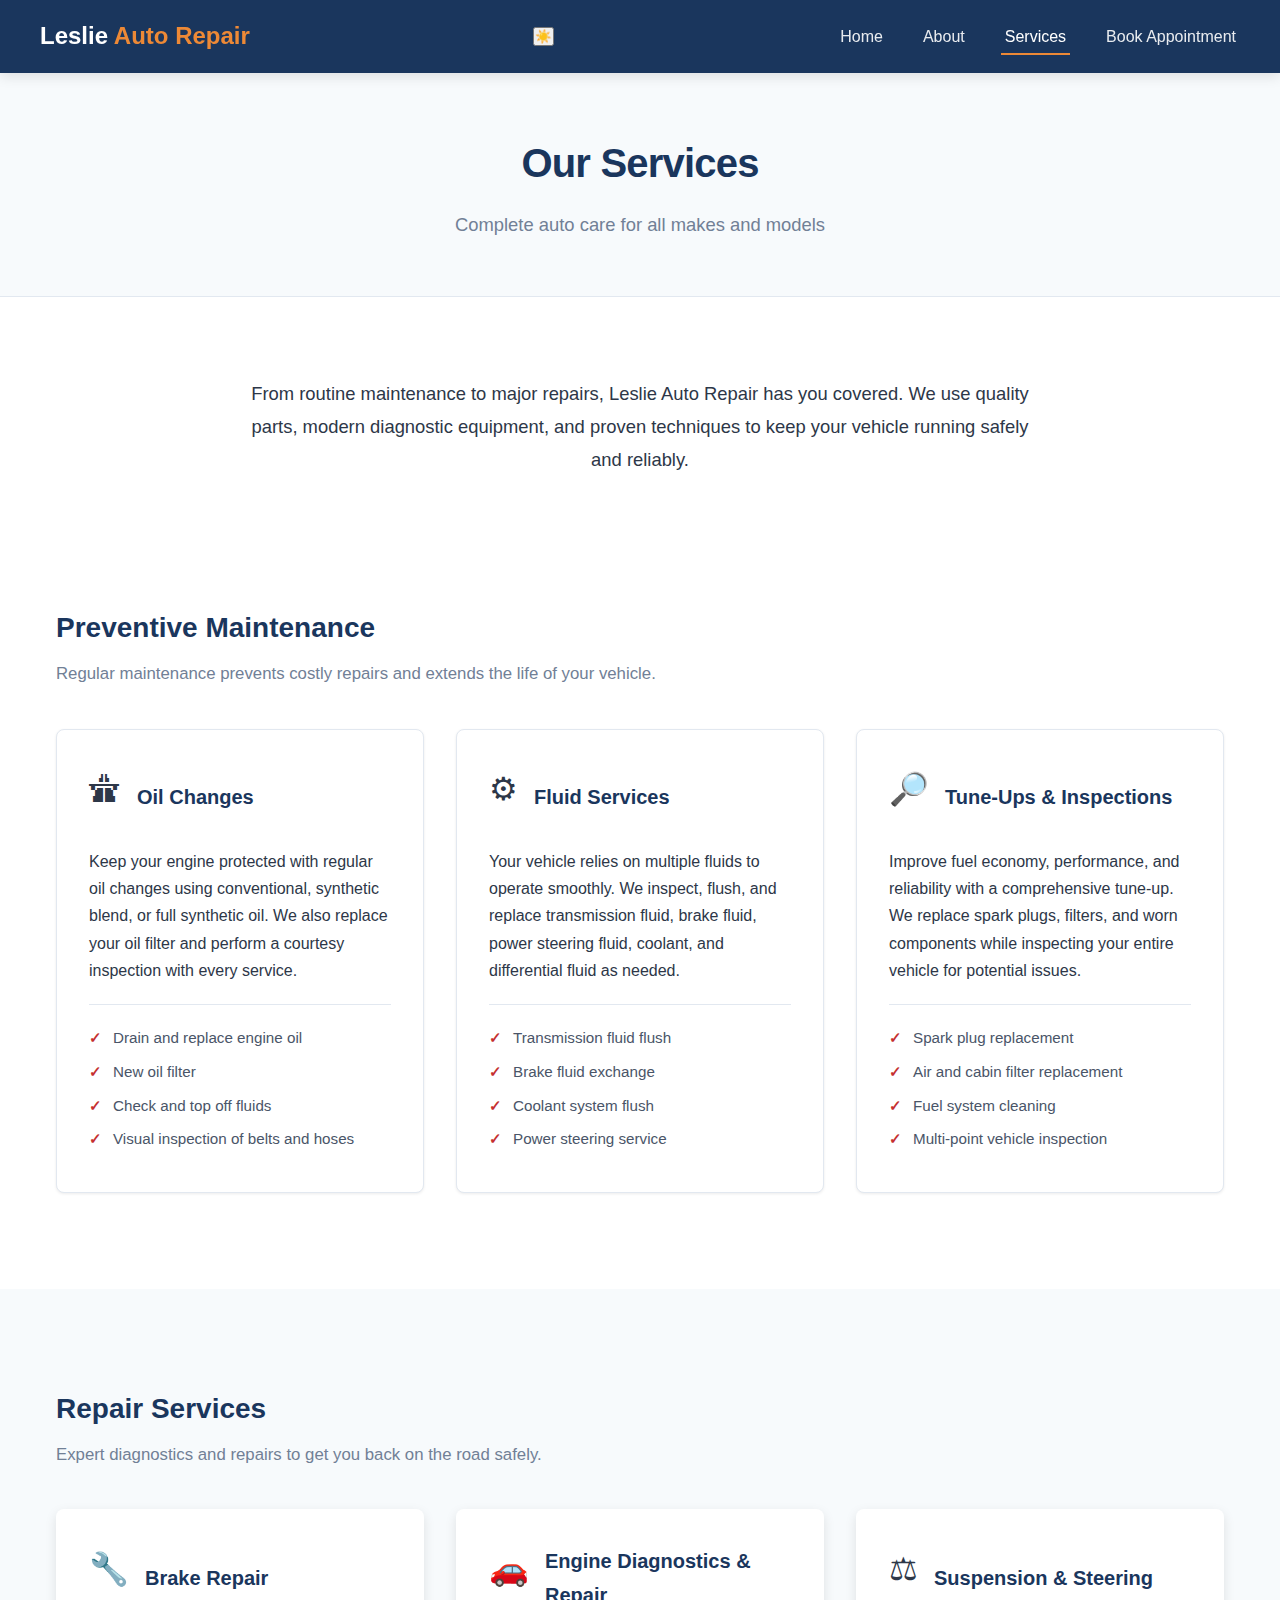
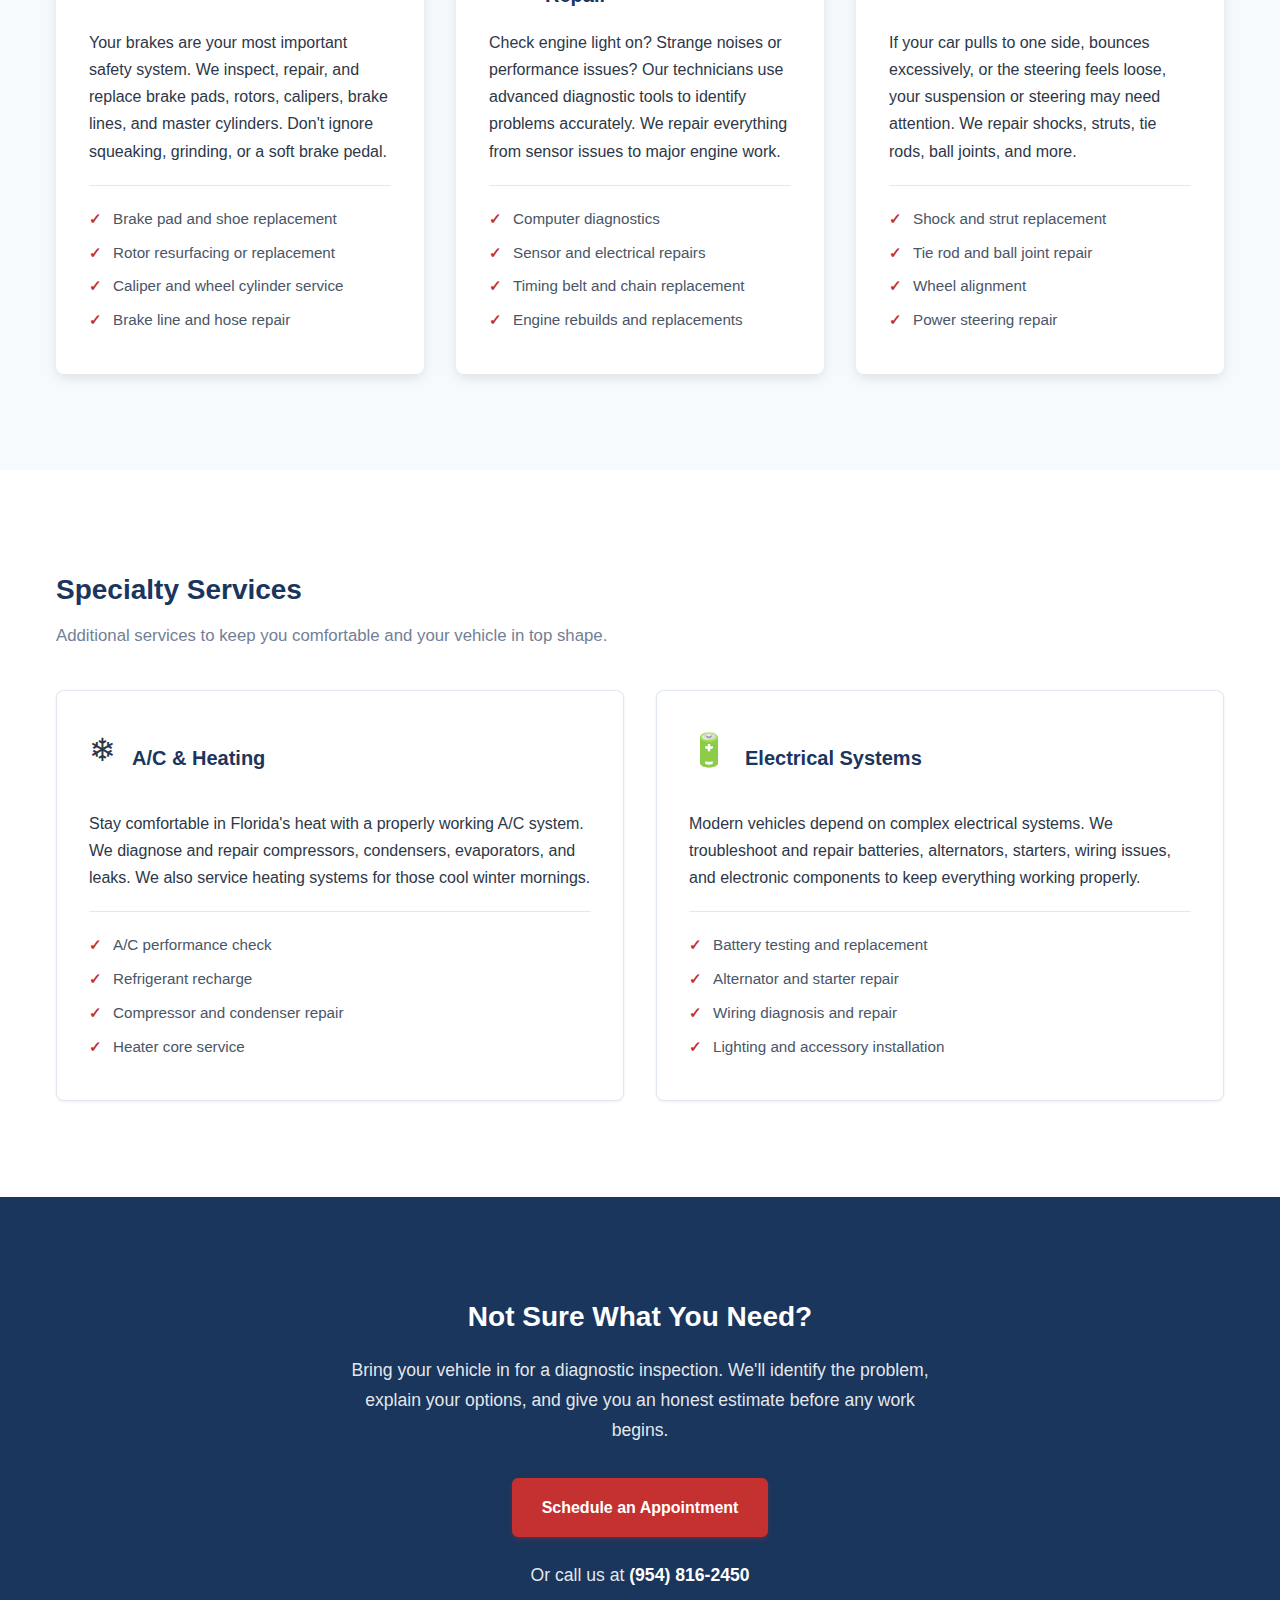
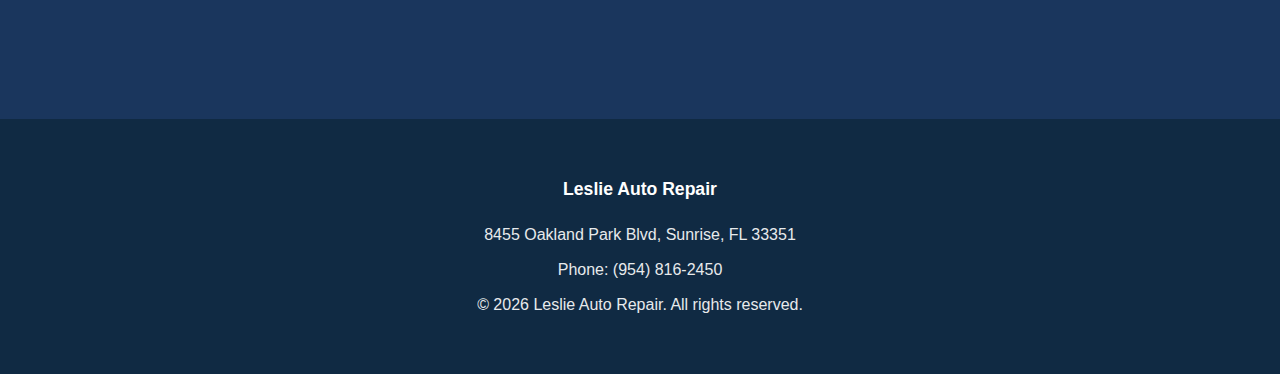
<file: services.html>
<!DOCTYPE html>
<html lang="en">
<head>
  <meta charset="UTF-8">
  <meta name="viewport" content="width=device-width, initial-scale=1.0">
  <title>Services - Leslie Auto Repair</title>
  <link rel="stylesheet" href="styles.css">
</head>
<body>
  <header>
    <div class="nav-container">
      <a href="index.html" class="logo">Leslie <span>Auto Repair</span></a>
      <button class="menu-toggle" aria-label="Toggle menu">
        <span></span>
        <span></span>
        <span></span>
      </button>
      <button
        id="dark-mode-toggle"
        type="button"
        aria-label="Toggle dark mode"
        aria-pressed="false"
      >☀️</button>
      <nav>
        <ul>
          <li><a href="index.html">Home</a></li>
          <li><a href="about.html">About</a></li>
          <li><a href="services.html" class="active">Services</a></li>
          <li><a href="appointment.html">Book Appointment</a></li>
        </ul>
      </nav>
    </div>
  </header>

  <main>
    <section class="page-header">
      <h1>Our Services</h1>
      <p>Complete auto care for all makes and models</p>
    </section>

    <!-- Services Introduction -->
    <section class="services-intro">
      <div class="container">
        <p class="intro-text">From routine maintenance to major repairs, Leslie Auto Repair has you covered. We use quality parts, modern diagnostic equipment, and proven techniques to keep your vehicle running safely and reliably.</p>
      </div>
    </section>

    <!-- Maintenance Services -->
    <section class="services-section">
      <div class="container">
        <h2>Preventive Maintenance</h2>
        <p class="section-desc">Regular maintenance prevents costly repairs and extends the life of your vehicle.</p>
        <div class="services-list">
          <div class="service-item">
            <div class="service-header">
              <span class="service-icon">&#128739;</span>
              <h3>Oil Changes</h3>
            </div>
            <p>Keep your engine protected with regular oil changes using conventional, synthetic blend, or full synthetic oil. We also replace your oil filter and perform a courtesy inspection with every service.</p>
            <ul class="service-includes">
              <li>Drain and replace engine oil</li>
              <li>New oil filter</li>
              <li>Check and top off fluids</li>
              <li>Visual inspection of belts and hoses</li>
            </ul>
          </div>
          <div class="service-item">
            <div class="service-header">
              <span class="service-icon">&#9881;</span>
              <h3>Fluid Services</h3>
            </div>
            <p>Your vehicle relies on multiple fluids to operate smoothly. We inspect, flush, and replace transmission fluid, brake fluid, power steering fluid, coolant, and differential fluid as needed.</p>
            <ul class="service-includes">
              <li>Transmission fluid flush</li>
              <li>Brake fluid exchange</li>
              <li>Coolant system flush</li>
              <li>Power steering service</li>
            </ul>
          </div>
          <div class="service-item">
            <div class="service-header">
              <span class="service-icon">&#128270;</span>
              <h3>Tune-Ups &amp; Inspections</h3>
            </div>
            <p>Improve fuel economy, performance, and reliability with a comprehensive tune-up. We replace spark plugs, filters, and worn components while inspecting your entire vehicle for potential issues.</p>
            <ul class="service-includes">
              <li>Spark plug replacement</li>
              <li>Air and cabin filter replacement</li>
              <li>Fuel system cleaning</li>
              <li>Multi-point vehicle inspection</li>
            </ul>
          </div>
        </div>
      </div>
    </section>

    <!-- Repair Services -->
    <section class="services-section alt-bg">
      <div class="container">
        <h2>Repair Services</h2>
        <p class="section-desc">Expert diagnostics and repairs to get you back on the road safely.</p>
        <div class="services-list">
          <div class="service-item">
            <div class="service-header">
              <span class="service-icon">&#128295;</span>
              <h3>Brake Repair</h3>
            </div>
            <p>Your brakes are your most important safety system. We inspect, repair, and replace brake pads, rotors, calipers, brake lines, and master cylinders. Don't ignore squeaking, grinding, or a soft brake pedal.</p>
            <ul class="service-includes">
              <li>Brake pad and shoe replacement</li>
              <li>Rotor resurfacing or replacement</li>
              <li>Caliper and wheel cylinder service</li>
              <li>Brake line and hose repair</li>
            </ul>
          </div>
          <div class="service-item">
            <div class="service-header">
              <span class="service-icon">&#128663;</span>
              <h3>Engine Diagnostics &amp; Repair</h3>
            </div>
            <p>Check engine light on? Strange noises or performance issues? Our technicians use advanced diagnostic tools to identify problems accurately. We repair everything from sensor issues to major engine work.</p>
            <ul class="service-includes">
              <li>Computer diagnostics</li>
              <li>Sensor and electrical repairs</li>
              <li>Timing belt and chain replacement</li>
              <li>Engine rebuilds and replacements</li>
            </ul>
          </div>
          <div class="service-item">
            <div class="service-header">
              <span class="service-icon">&#9878;</span>
              <h3>Suspension &amp; Steering</h3>
            </div>
            <p>If your car pulls to one side, bounces excessively, or the steering feels loose, your suspension or steering may need attention. We repair shocks, struts, tie rods, ball joints, and more.</p>
            <ul class="service-includes">
              <li>Shock and strut replacement</li>
              <li>Tie rod and ball joint repair</li>
              <li>Wheel alignment</li>
              <li>Power steering repair</li>
            </ul>
          </div>
        </div>
      </div>
    </section>

    <!-- Specialty Services -->
    <section class="services-section">
      <div class="container">
        <h2>Specialty Services</h2>
        <p class="section-desc">Additional services to keep you comfortable and your vehicle in top shape.</p>
        <div class="services-list">
          <div class="service-item">
            <div class="service-header">
              <span class="service-icon">&#10052;</span>
              <h3>A/C &amp; Heating</h3>
            </div>
            <p>Stay comfortable in Florida's heat with a properly working A/C system. We diagnose and repair compressors, condensers, evaporators, and leaks. We also service heating systems for those cool winter mornings.</p>
            <ul class="service-includes">
              <li>A/C performance check</li>
              <li>Refrigerant recharge</li>
              <li>Compressor and condenser repair</li>
              <li>Heater core service</li>
            </ul>
          </div>
          <div class="service-item">
            <div class="service-header">
              <span class="service-icon">&#128267;</span>
              <h3>Electrical Systems</h3>
            </div>
            <p>Modern vehicles depend on complex electrical systems. We troubleshoot and repair batteries, alternators, starters, wiring issues, and electronic components to keep everything working properly.</p>
            <ul class="service-includes">
              <li>Battery testing and replacement</li>
              <li>Alternator and starter repair</li>
              <li>Wiring diagnosis and repair</li>
              <li>Lighting and accessory installation</li>
            </ul>
          </div>
        </div>
      </div>
    </section>

    <!-- CTA Section -->
    <section class="services-cta-section">
      <div class="container">
        <div class="cta-box">
          <h2>Not Sure What You Need?</h2>
          <p>Bring your vehicle in for a diagnostic inspection. We'll identify the problem, explain your options, and give you an honest estimate before any work begins.</p>
          <a href="appointment.html" class="btn btn-primary">Schedule an Appointment</a>
          <p class="cta-phone">Or call us at <strong>(954) 816-2450</strong></p>
        </div>
      </div>
    </section>
  </main>

  <footer>
    <div class="footer-content">
      <p><strong>Leslie Auto Repair</strong></p>
      <p>8455 Oakland Park Blvd, Sunrise, FL 33351</p>
      <p>Phone: (954) 816-2450</p>
      <p>&copy; 2026 Leslie Auto Repair. All rights reserved.</p>
    </div>
  </footer>

  <script>
    document.querySelector('.menu-toggle').addEventListener('click', function() {
      document.querySelector('nav ul').classList.toggle('show');
    });
  </script>

  <script>
    const btn = document.getElementById('dark-mode-toggle');
    if (btn) {
      btn.addEventListener('click', function () {
        const isDark = document.body.classList.toggle('dark-mode');
        btn.setAttribute('aria-pressed', isDark);
        btn.textContent = isDark ? '🌙' : '☀️';
      });
    }
  </script>
</body>
</html>
</file>
<file: styles.css>
/* CSS Reset and Base Styles */
* {
  margin: 0;
  padding: 0;
  box-sizing: border-box;
}

/* Image Sections */
.about-image {
  margin-top: 2rem;
}

.about-image img {
  width: 100%;
  max-width: 500px;
  border-radius: 8px;
  display: block;
}

/* Appointment Page Images */
.appointment-images {
  display: grid;
  grid-template-columns: 1fr 1fr;
  gap: 1rem;
  margin-top: 2rem;
}

.appointment-images img {
  width: 100%;
  border-radius: 8px;
}

/* Mobile Fix */
@media (max-width: 768px) {
  .appointment-images {
    grid-template-columns: 1fr;
  }
}

:root {
  --primary-color: #1a365d;
  --primary-light: #2c5282;
  --primary-dark: #102a43;
  --secondary-color: #c53030;
  --secondary-dark: #9b2c2c;
  --accent-color: #ed8936;
  --accent-light: #f6ad55;
  --text-color: #2d3748;
  --text-light: #718096;
  --text-muted: #a0aec0;
  --light-bg: #f7fafc;
  --border-color: #e2e8f0;
  --white: #ffffff;
  --shadow-sm: 0 1px 3px rgba(0, 0, 0, 0.08);
  --shadow-md: 0 4px 12px rgba(0, 0, 0, 0.1);
  --shadow-lg: 0 10px 30px rgba(0, 0, 0, 0.12);
  --transition-fast: 0.2s ease;
  --transition-normal: 0.3s ease;
}

html {
  scroll-behavior: smooth;
}

body {
  font-family: -apple-system, BlinkMacSystemFont, 'Segoe UI', Roboto, Oxygen, Ubuntu, sans-serif;
  line-height: 1.7;
  color: var(--text-color);
  -webkit-font-smoothing: antialiased;
  -moz-osx-font-smoothing: grayscale;
}

/* Improve focus states for accessibility */
*:focus-visible {
  outline: 2px solid var(--accent-color);
  outline-offset: 2px;
}

/* Header and Navigation */
header {
  background-color: var(--primary-color);
  padding: 1rem;
  position: sticky;
  top: 0;
  z-index: 100;
  box-shadow: var(--shadow-md);
}

.nav-container {
  max-width: 1200px;
  margin: 0 auto;
  display: flex;
  justify-content: space-between;
  align-items: center;
}

.logo {
  color: var(--white);
  font-size: 1.5rem;
  font-weight: bold;
  text-decoration: none;
  transition: opacity var(--transition-fast);
}

.logo:hover {
  opacity: 0.9;
}

.logo span {
  color: var(--accent-color);
  transition: color var(--transition-fast);
}

.logo:hover span {
  color: var(--accent-light);
}

/* Mobile menu button */
.menu-toggle {
  display: none;
  background: none;
  border: none;
  cursor: pointer;
  padding: 0.5rem;
}

.menu-toggle span {
  display: block;
  width: 25px;
  height: 3px;
  background-color: var(--white);
  margin: 5px 0;
  transition: 0.3s;
}

/* Navigation links */
nav ul {
  display: flex;
  list-style: none;
  gap: 2rem;
}

nav a {
  color: var(--white);
  text-decoration: none;
  font-weight: 500;
  padding: 0.5rem 0.25rem;
  border-bottom: 2px solid transparent;
  transition: all var(--transition-normal);
  opacity: 0.9;
}

nav a:hover {
  border-bottom-color: var(--accent-color);
  opacity: 1;
}

nav a.active {
  border-bottom-color: var(--accent-color);
  opacity: 1;
  color: var(--white);
}

/* Main content area */
main {
  min-height: calc(100vh - 200px);
}

.container {
  max-width: 1200px;
  margin: 0 auto;
  padding: 2rem 1rem;
}

/* Page header sections */
.page-header {
  background-color: var(--light-bg);
  padding: 3.5rem 1rem;
  text-align: center;
  border-bottom: 1px solid var(--border-color);
}

.page-header.page-header--bg {
  background: linear-gradient(rgba(26, 54, 93, 0.75), rgba(26, 54, 93, 0.75)),
    url('images/background.jpg') center/cover no-repeat;
  padding: 5rem 1rem;
  border-bottom: none;
}

.page-header.page-header--bg h1 {
  color: var(--white);
}

.page-header.page-header--bg p {
  color: rgba(255, 255, 255, 0.9);
}

.page-header h1 {
  color: var(--primary-color);
  font-size: 2.5rem;
  margin-bottom: 0.75rem;
  letter-spacing: -0.02em;
}

.page-header p {
  color: var(--text-light);
  font-size: 1.15rem;
  max-width: 600px;
  margin: 0 auto;
}

/* Footer */
footer {
  background-color: var(--primary-dark);
  color: var(--white);
  padding: 3rem 1rem;
  text-align: center;
  margin-top: auto;
}

.footer-content {
  max-width: 1200px;
  margin: 0 auto;
}

.footer-content p {
  margin: 0.5rem 0;
  opacity: 0.9;
}

.footer-content p:first-child {
  font-size: 1.1rem;
  opacity: 1;
  margin-bottom: 1rem;
}

/* Buttons */
.btn {
  display: inline-block;
  padding: 0.875rem 1.75rem;
  font-size: 1rem;
  font-weight: 600;
  text-decoration: none;
  border-radius: 6px;
  transition: all var(--transition-normal);
  cursor: pointer;
  border: 2px solid transparent;
  text-align: center;
}

.btn-primary {
  background-color: var(--secondary-color);
  color: var(--white);
  border-color: var(--secondary-color);
  box-shadow: 0 2px 4px rgba(197, 48, 48, 0.3);
}

.btn-primary:hover {
  background-color: var(--secondary-dark);
  border-color: var(--secondary-dark);
  transform: translateY(-2px);
  box-shadow: 0 4px 12px rgba(197, 48, 48, 0.4);
}

.btn-primary:active {
  transform: translateY(0);
  box-shadow: 0 2px 4px rgba(197, 48, 48, 0.3);
}

.btn-secondary {
  background-color: transparent;
  color: var(--white);
  border-color: var(--white);
}

.btn-secondary:hover {
  background-color: var(--white);
  color: var(--primary-color);
  transform: translateY(-2px);
  box-shadow: 0 4px 12px rgba(255, 255, 255, 0.3);
}

.btn-secondary:active {
  transform: translateY(0);
}

.btn-outline {
  background-color: transparent;
  color: var(--primary-color);
  border-color: var(--primary-color);
}

.btn-outline:hover {
  background-color: var(--primary-color);
  color: var(--white);
  transform: translateY(-2px);
  box-shadow: var(--shadow-md);
}

.btn-outline:active {
  transform: translateY(0);
}

/* Hero Section */
.hero {
  background: linear-gradient(rgba(0, 0, 0, 0.55), rgba(0, 0, 0, 0.55)),
    url('images/hero.jpg') center/cover no-repeat;
  color: var(--white);
  padding: 6rem 1.5rem;
  text-align: center;
  min-height: 500px;
  display: flex;
  align-items: center;
  justify-content: center;
}

.hero-content {
  max-width: 800px;
  margin: 0 auto;
}

.hero h1 {
  font-size: 3rem;
  margin-bottom: 1.5rem;
  line-height: 1.15;
  letter-spacing: -0.02em;
  text-shadow: 0 2px 4px rgba(0, 0, 0, 0.1);
}

.hero p {
  font-size: 1.25rem;
  margin-bottom: 2.5rem;
  opacity: 0.95;
  line-height: 1.8;
}

.hero .btn {
  margin: 0.5rem;
}

/* About Preview Section */
.about-preview {
  padding: 5rem 0;
  background-color: var(--white);
}

.about-preview-content {
  display: grid;
  grid-template-columns: 1fr 1fr;
  gap: 4rem;
  align-items: center;
}

.about-text h2 {
  font-size: 2rem;
  color: var(--primary-color);
  margin-bottom: 1.5rem;
}

.about-text p {
  margin-bottom: 1rem;
  font-size: 1.05rem;
}

.about-text .btn {
  margin-top: 1rem;
}

.about-stats {
  display: flex;
  flex-direction: column;
  gap: 2rem;
}

.stat {
  background-color: var(--light-bg);
  padding: 2rem;
  border-radius: 8px;
  text-align: center;
  border-left: 4px solid var(--accent-color);
}

.stat-number {
  display: block;
  font-size: 2.5rem;
  font-weight: 700;
  color: var(--primary-color);
}

.stat-label {
  font-size: 1rem;
  color: var(--text-color);
}

/* Services Overview Section */
.services-overview {
  padding: 5rem 0;
  background-color: var(--light-bg);
}

.services-overview h2 {
  text-align: center;
  font-size: 2rem;
  color: var(--primary-color);
  margin-bottom: 0.5rem;
}

.section-subtitle {
  text-align: center;
  font-size: 1.1rem;
  color: var(--text-color);
  margin-bottom: 3rem;
}

.services-grid {
  display: grid;
  grid-template-columns: repeat(4, 1fr);
  gap: 2rem;
}

.service-card {
  background-color: var(--white);
  padding: 2rem;
  border-radius: 8px;
  text-align: center;
  box-shadow: var(--shadow-sm);
  transition: all var(--transition-normal);
  border: 1px solid transparent;
}

.service-card:hover {
  transform: translateY(-6px);
  box-shadow: var(--shadow-lg);
  border-color: var(--accent-color);
}

.service-icon {
  font-size: 3rem;
  margin-bottom: 1rem;
}

.service-card h3 {
  font-size: 1.25rem;
  color: var(--primary-color);
  margin-bottom: 1rem;
}

.service-card p {
  font-size: 0.95rem;
  line-height: 1.6;
}

.services-cta {
  text-align: center;
  margin-top: 3rem;
}

/* Hours and Location Section */
.hours-location {
  padding: 5rem 0;
  background-color: var(--white);
}

.info-grid {
  display: grid;
  grid-template-columns: 1fr 1fr;
  gap: 3rem;
}

.info-card {
  background-color: var(--light-bg);
  padding: 2.5rem;
  border-radius: 8px;
}

.info-card h3 {
  font-size: 1.5rem;
  color: var(--primary-color);
  margin-bottom: 1.5rem;
  padding-bottom: 0.75rem;
  border-bottom: 2px solid var(--accent-color);
}

.hours-table {
  width: 100%;
  border-collapse: collapse;
  margin-bottom: 1.5rem;
}

.hours-table td {
  padding: 0.75rem 0;
  border-bottom: 1px solid #e2e8f0;
}

.hours-table td:last-child {
  text-align: right;
  font-weight: 600;
}

.hours-note,
.location-note {
  font-size: 0.9rem;
  color: #718096;
  font-style: italic;
}

.info-card address {
  font-style: normal;
  line-height: 1.8;
  margin-bottom: 1rem;
}

.contact-info {
  margin-bottom: 1.5rem;
  line-height: 1.8;
}

/* About Page - Story Section */
.about-story {
  padding: 5rem 0;
  background-color: var(--white);
}

.story-content {
  max-width: 800px;
  margin: 0 auto;
}

.story-image {
  margin-top: 2.5rem;
  border-radius: 8px;
  overflow: hidden;
  box-shadow: var(--shadow-md);
}

.story-image img {
  width: 100%;
  height: auto;
  display: block;
  border-radius: 8px;
}

.story-content h2 {
  font-size: 2rem;
  color: var(--primary-color);
  margin-bottom: 1.5rem;
}

.story-content p {
  font-size: 1.1rem;
  margin-bottom: 1.5rem;
  line-height: 1.8;
}

/* About Page - Values Section */
.about-values {
  padding: 5rem 0;
  background-color: var(--light-bg);
}

.about-values h2 {
  text-align: center;
  font-size: 2rem;
  color: var(--primary-color);
  margin-bottom: 0.5rem;
}

.values-grid {
  display: grid;
  grid-template-columns: repeat(2, 1fr);
  gap: 2rem;
  margin-top: 3rem;
}

.value-card {
  background-color: var(--white);
  padding: 2rem;
  border-radius: 8px;
  border-top: 4px solid var(--accent-color);
  box-shadow: var(--shadow-sm);
  transition: all var(--transition-normal);
}

.value-card:hover {
  transform: translateY(-4px);
  box-shadow: var(--shadow-md);
}

.value-card h3 {
  font-size: 1.25rem;
  color: var(--primary-color);
  margin-bottom: 1rem;
}

.value-card p {
  line-height: 1.7;
  color: var(--text-color);
}

/* About Page - Why Choose Us Section */
.about-why {
  padding: 5rem 0;
  background-color: var(--white);
}

.about-why h2 {
  font-size: 2rem;
  color: var(--primary-color);
  margin-bottom: 2.5rem;
  text-align: center;
}

.why-content {
  max-width: 900px;
  margin: 0 auto;
}

.why-list {
  display: flex;
  flex-direction: column;
  gap: 2rem;
}

.why-item {
  padding-left: 1.5rem;
  border-left: 3px solid var(--secondary-color);
}

.why-item h3 {
  font-size: 1.2rem;
  color: var(--primary-color);
  margin-bottom: 0.75rem;
}

.why-item p {
  line-height: 1.7;
}

.why-cta {
  margin-top: 3rem;
  text-align: center;
  padding: 2.5rem;
  background-color: var(--light-bg);
  border-radius: 8px;
}

.why-cta p {
  font-size: 1.25rem;
  font-weight: 600;
  color: var(--primary-color);
  margin-bottom: 1.25rem;
}

/* Services Page */
.services-intro {
  padding: 3rem 0 0;
  background-color: var(--white);
}

.intro-text {
  max-width: 800px;
  margin: 0 auto;
  text-align: center;
  font-size: 1.15rem;
  line-height: 1.8;
  color: var(--text-color);
}

.services-section {
  padding: 4rem 0;
  background-color: var(--white);
}

.services-section.alt-bg {
  background-color: var(--light-bg);
}

.services-section h2 {
  font-size: 1.75rem;
  color: var(--primary-color);
  margin-bottom: 0.5rem;
}

.section-desc {
  color: #718096;
  margin-bottom: 2.5rem;
  font-size: 1.05rem;
}

.services-list {
  display: grid;
  grid-template-columns: repeat(auto-fit, minmax(320px, 1fr));
  gap: 2rem;
}

.service-item {
  background-color: var(--white);
  padding: 2rem;
  border-radius: 8px;
  box-shadow: var(--shadow-sm);
  border: 1px solid var(--border-color);
  transition: all var(--transition-normal);
}

.service-item:hover {
  transform: translateY(-4px);
  box-shadow: var(--shadow-md);
  border-color: var(--accent-color);
}

.alt-bg .service-item {
  border: 1px solid transparent;
  box-shadow: var(--shadow-md);
}

.alt-bg .service-item:hover {
  border-color: var(--accent-color);
}

.service-header {
  display: flex;
  align-items: center;
  gap: 1rem;
  margin-bottom: 1rem;
}

.service-item .service-icon {
  font-size: 2rem;
  flex-shrink: 0;
}

.service-item h3 {
  font-size: 1.25rem;
  color: var(--primary-color);
  margin: 0;
}

.service-item>p {
  margin-bottom: 1.25rem;
  line-height: 1.7;
}

.service-includes {
  list-style: none;
  padding: 0;
  margin: 0;
  border-top: 1px solid #e2e8f0;
  padding-top: 1.25rem;
}

.service-includes li {
  position: relative;
  padding-left: 1.5rem;
  margin-bottom: 0.5rem;
  font-size: 0.95rem;
  color: #4a5568;
}

.service-includes li::before {
  content: "✓";
  position: absolute;
  left: 0;
  color: var(--secondary-color);
  font-weight: bold;
}

/* Services CTA Section */
.services-cta-section {
  padding: 4rem 0;
  background-color: var(--primary-color);
}

.cta-box {
  text-align: center;
  max-width: 600px;
  margin: 0 auto;
}

.cta-box h2 {
  color: var(--white);
  font-size: 1.75rem;
  margin-bottom: 1rem;
}

.cta-box>p {
  color: rgba(255, 255, 255, 0.9);
  font-size: 1.1rem;
  line-height: 1.7;
  margin-bottom: 2rem;
}

.cta-phone {
  margin-top: 1.5rem;
  color: rgba(255, 255, 255, 0.85);
  font-size: 1rem;
}

.cta-phone strong {
  color: var(--white);
}

/* Appointment Page */
.appointment-section {
  padding: 4rem 0;
  background-color: var(--light-bg);
}

.appointment-layout {
  display: grid;
  grid-template-columns: 1fr 380px;
  gap: 3rem;
  align-items: start;
}

/* Form Wrapper */
.appointment-form-wrapper {
  background-color: var(--white);
  padding: 2.5rem;
  border-radius: 8px;
  box-shadow: 0 2px 12px rgba(0, 0, 0, 0.08);
}

.appointment-form-wrapper h2 {
  font-size: 1.5rem;
  color: var(--primary-color);
  margin-bottom: 0.5rem;
}

.form-intro {
  color: #718096;
  margin-bottom: 2rem;
  line-height: 1.6;
}

/* Form Styles */
.appointment-form .form-group {
  margin-bottom: 1.5rem;
}

.appointment-form label {
  display: block;
  font-weight: 600;
  color: var(--text-color);
  margin-bottom: 0.5rem;
  font-size: 0.95rem;
}

.required {
  color: var(--secondary-color);
}

.appointment-form input[type="text"],
.appointment-form input[type="email"],
.appointment-form input[type="tel"],
.appointment-form input[type="date"],
.appointment-form select,
.appointment-form textarea {
  width: 100%;
  padding: 0.875rem 1rem;
  font-size: 1rem;
  border: 1px solid #e2e8f0;
  border-radius: 4px;
  background-color: var(--white);
  color: var(--text-color);
  transition: border-color 0.2s, box-shadow 0.2s;
  font-family: inherit;
}

.appointment-form input:focus,
.appointment-form select:focus,
.appointment-form textarea:focus {
  outline: none;
  border-color: var(--primary-color);
  box-shadow: 0 0 0 3px rgba(26, 54, 93, 0.1);
}

.appointment-form input::placeholder,
.appointment-form textarea::placeholder {
  color: #a0aec0;
}

.form-row {
  display: grid;
  grid-template-columns: 1fr 1fr;
  gap: 1.5rem;
}

.checkbox-group {
  margin-top: 0.5rem;
}

.checkbox-label {
  display: flex;
  align-items: flex-start;
  gap: 0.75rem;
  cursor: pointer;
  font-weight: normal;
}

.checkbox-label input[type="checkbox"] {
  width: auto;
  margin-top: 0.25rem;
  cursor: pointer;
}

.btn-block {
  width: 100%;
  padding: 1rem;
  font-size: 1.1rem;
}

.form-note {
  text-align: center;
  font-size: 0.9rem;
  color: #718096;
  margin-top: 1rem;
  margin-bottom: 0;
}

/* Sidebar */
.appointment-sidebar {
  display: flex;
  flex-direction: column;
  gap: 1.5rem;
}

.sidebar-card {
  background-color: var(--white);
  padding: 1.75rem;
  border-radius: 8px;
  box-shadow: var(--shadow-sm);
  transition: box-shadow var(--transition-normal);
}

.sidebar-card:hover {
  box-shadow: var(--shadow-md);
}

.sidebar-card h3 {
  font-size: 1.15rem;
  color: var(--primary-color);
  margin-bottom: 1rem;
  padding-bottom: 0.75rem;
  border-bottom: 2px solid var(--accent-color);
}

/* What to Expect */
.expect-list {
  list-style: none;
  padding: 0;
  margin: 0;
  counter-reset: expect-counter;
}

.expect-list li {
  counter-increment: expect-counter;
  position: relative;
  padding-left: 2.5rem;
  margin-bottom: 1.25rem;
}

.expect-list li:last-child {
  margin-bottom: 0;
}

.expect-list li::before {
  content: counter(expect-counter);
  position: absolute;
  left: 0;
  top: 0;
  width: 1.75rem;
  height: 1.75rem;
  background-color: var(--primary-color);
  color: var(--white);
  border-radius: 50%;
  display: flex;
  align-items: center;
  justify-content: center;
  font-size: 0.85rem;
  font-weight: 600;
}

.expect-list li strong {
  display: block;
  color: var(--text-color);
  margin-bottom: 0.25rem;
}

.expect-list li p {
  font-size: 0.9rem;
  color: #718096;
  line-height: 1.5;
  margin: 0;
}

/* Rental Card */
.rental-features {
  list-style: none;
  padding: 0;
  margin: 1rem 0;
}

.rental-features li {
  position: relative;
  padding-left: 1.5rem;
  margin-bottom: 0.5rem;
  font-size: 0.95rem;
}

.rental-features li::before {
  content: "✓";
  position: absolute;
  left: 0;
  color: var(--secondary-color);
  font-weight: bold;
}

.rental-note {
  font-size: 0.9rem;
  color: #718096;
  font-style: italic;
  margin-bottom: 0;
}

/* Contact Card */
.contact-card p {
  margin-bottom: 0.75rem;
  line-height: 1.5;
}

.contact-phone {
  font-size: 1.5rem;
  font-weight: 700;
  color: var(--primary-color);
  margin: 1rem 0;
}

.contact-hours {
  background-color: var(--light-bg);
  padding: 1rem;
  border-radius: 4px;
  margin: 1rem 0;
}

.contact-hours p {
  margin: 0.25rem 0;
  font-size: 0.9rem;
}

.contact-address {
  font-style: normal;
  line-height: 1.6;
  margin: 1rem 0;
}

.contact-email {
  font-size: 0.95rem;
  margin-bottom: 0;
}

/* Rental Car Section */
.rental-section {
  padding: 4rem 0;
  background-color: var(--white);
  border-top: 1px solid #e2e8f0;
}

.rental-section-header {
  text-align: center;
  margin-bottom: 3rem;
}

.rental-section-header h2 {
  font-size: 2rem;
  color: var(--primary-color);
  margin-bottom: 0.75rem;
}

.rental-section-header p {
  font-size: 1.1rem;
  color: #718096;
  max-width: 600px;
  margin: 0 auto;
}

.rental-layout {
  display: grid;
  grid-template-columns: 1fr 1fr;
  gap: 3rem;
  align-items: start;
}

/* Rental Availability */
.rental-availability {
  background-color: var(--light-bg);
  padding: 2rem;
  border-radius: 8px;
}

.rental-availability h3 {
  font-size: 1.25rem;
  color: var(--primary-color);
  margin-bottom: 0.75rem;
}

.availability-intro {
  font-size: 0.95rem;
  color: #718096;
  margin-bottom: 1.5rem;
  line-height: 1.6;
}

/* Calendar Styles */
.calendar-wrapper {
  background-color: var(--white);
  border-radius: 8px;
  padding: 1.5rem;
  box-shadow: 0 2px 8px rgba(0, 0, 0, 0.06);
}

.calendar-header {
  text-align: center;
  margin-bottom: 1rem;
}

.calendar-month {
  font-size: 1.1rem;
  font-weight: 600;
  color: var(--primary-color);
}

.calendar-grid {
  display: grid;
  grid-template-columns: repeat(7, 1fr);
  gap: 4px;
}

.calendar-day-header {
  text-align: center;
  font-size: 0.75rem;
  font-weight: 600;
  color: #718096;
  padding: 0.5rem 0;
  text-transform: uppercase;
}

.calendar-day {
  aspect-ratio: 1;
  display: flex;
  align-items: center;
  justify-content: center;
  font-size: 0.9rem;
  border-radius: 4px;
  font-weight: 500;
}

.calendar-day.empty {
  background: transparent;
}

.calendar-day.available {
  background-color: #c6f6d5;
  color: #276749;
}

.calendar-day.unavailable {
  background-color: #fed7d7;
  color: #c53030;
}

.calendar-legend {
  display: flex;
  justify-content: center;
  gap: 2rem;
  margin-top: 1.25rem;
  padding-top: 1rem;
  border-top: 1px solid #e2e8f0;
}

.legend-item {
  display: flex;
  align-items: center;
  gap: 0.5rem;
  font-size: 0.85rem;
  color: var(--text-color);
}

.legend-color {
  width: 16px;
  height: 16px;
  border-radius: 3px;
}

.legend-color.available {
  background-color: #c6f6d5;
}

.legend-color.unavailable {
  background-color: #fed7d7;
}

.availability-note {
  font-size: 0.85rem;
  color: #718096;
  font-style: italic;
  margin-top: 1.25rem;
  padding: 1rem;
  background-color: #fefcbf;
  border-radius: 4px;
  border-left: 3px solid #d69e2e;
  line-height: 1.5;
}

/* Rental Form */
.rental-form-wrapper {
  background-color: var(--light-bg);
  padding: 2rem;
  border-radius: 8px;
}

.rental-form-wrapper h3 {
  font-size: 1.25rem;
  color: var(--primary-color);
  margin-bottom: 0.5rem;
}

.rental-form .form-group {
  margin-bottom: 1.25rem;
}

.rental-form label {
  display: block;
  font-weight: 600;
  color: var(--text-color);
  margin-bottom: 0.5rem;
  font-size: 0.95rem;
}

.rental-form input[type="text"],
.rental-form input[type="email"],
.rental-form input[type="tel"],
.rental-form input[type="date"],
.rental-form select,
.rental-form textarea {
  width: 100%;
  padding: 0.875rem 1rem;
  font-size: 1rem;
  border: 1px solid #e2e8f0;
  border-radius: 4px;
  background-color: var(--white);
  color: var(--text-color);
  transition: border-color 0.2s, box-shadow 0.2s;
  font-family: inherit;
}

.rental-form input:focus,
.rental-form select:focus,
.rental-form textarea:focus {
  outline: none;
  border-color: var(--primary-color);
  box-shadow: 0 0 0 3px rgba(26, 54, 93, 0.1);
}

.rental-form input::placeholder,
.rental-form textarea::placeholder {
  color: #a0aec0;
}

/* Responsive Design */
@media (max-width: 768px) {
  /* Improve base typography on mobile */
  body {
    font-size: 16px;
    line-height: 1.75;
  }

  .container {
    padding: 1.5rem 1.25rem;
  }

  .menu-toggle {
    display: block;
    padding: 0.75rem;
  }

  nav ul {
    display: none;
    position: absolute;
    top: 100%;
    left: 0;
    right: 0;
    background-color: var(--primary-dark);
    flex-direction: column;
    gap: 0;
    padding: 0.5rem 0;
    box-shadow: var(--shadow-lg);
  }

  nav ul.show {
    display: flex;
  }

  nav li {
    border-bottom: 1px solid rgba(255, 255, 255, 0.1);
  }

  nav li:last-child {
    border-bottom: none;
  }

  nav a {
    display: block;
    padding: 1rem 1.5rem;
    font-size: 1.05rem;
  }

  .page-header {
    padding: 2.5rem 1.25rem;
  }

  .page-header h1 {
    font-size: 1.85rem;
    line-height: 1.25;
  }

  .page-header p {
    font-size: 1.05rem;
  }

  /* Hero responsive */
  .hero {
    padding: 3.5rem 1.25rem;
    min-height: 350px;
  }

  .hero h1 {
    font-size: 2rem;
    line-height: 1.2;
  }

  .hero p {
    font-size: 1.05rem;
    line-height: 1.75;
    margin-bottom: 2rem;
  }

  .hero .btn {
    display: block;
    margin: 0.75rem auto;
    max-width: 280px;
    padding: 1rem 1.5rem;
  }

  /* About preview responsive */
  .about-preview {
    padding: 3.5rem 0;
  }

  .about-preview-content {
    grid-template-columns: 1fr;
    gap: 2.5rem;
  }

  .about-text h2 {
    font-size: 1.75rem;
  }

  .about-text p {
    font-size: 1rem;
    line-height: 1.75;
  }

  .about-stats {
    flex-direction: row;
    flex-wrap: wrap;
    justify-content: center;
    gap: 1rem;
  }

  .stat {
    flex: 1;
    min-width: 100px;
    padding: 1.25rem 0.75rem;
  }

  .stat-number {
    font-size: 1.75rem;
  }

  .stat-label {
    font-size: 0.85rem;
  }

  /* Services overview responsive */
  .services-overview {
    padding: 3.5rem 0;
  }

  .services-overview h2 {
    font-size: 1.75rem;
  }

  .section-subtitle {
    font-size: 1rem;
    margin-bottom: 2rem;
  }

  .services-grid {
    grid-template-columns: 1fr;
    gap: 1.25rem;
  }

  .service-card {
    padding: 1.5rem;
  }

  .service-card h3 {
    font-size: 1.15rem;
  }

  .service-card p {
    font-size: 0.95rem;
    line-height: 1.7;
  }

  /* Hours/location responsive */
  .hours-location {
    padding: 3.5rem 0;
  }

  .info-grid {
    grid-template-columns: 1fr;
    gap: 1.5rem;
  }

  .info-card {
    padding: 1.75rem;
  }

  .info-card h3 {
    font-size: 1.25rem;
  }

  /* About page responsive */
  .about-story,
  .about-values,
  .about-why {
    padding: 3.5rem 0;
  }

  .story-content h2,
  .about-values h2,
  .about-why h2 {
    font-size: 1.6rem;
    line-height: 1.3;
  }

  .story-content p {
    font-size: 1rem;
    line-height: 1.8;
    margin-bottom: 1.25rem;
  }

  .values-grid {
    grid-template-columns: 1fr;
    gap: 1.25rem;
    margin-top: 2rem;
  }

  .value-card {
    padding: 1.5rem;
  }

  .value-card h3 {
    font-size: 1.15rem;
  }

  .value-card p {
    font-size: 0.95rem;
    line-height: 1.75;
  }

  .why-item h3 {
    font-size: 1.1rem;
  }

  .why-item p {
    font-size: 0.95rem;
    line-height: 1.75;
  }

  .why-cta {
    padding: 2rem 1.5rem;
    margin-top: 2.5rem;
  }

  .why-cta p {
    font-size: 1.1rem;
  }

  /* Services page responsive */
  .services-intro {
    padding: 2rem 0 0;
  }

  .intro-text {
    font-size: 1rem;
    line-height: 1.75;
  }

  .services-section {
    padding: 3rem 0;
  }

  .services-section h2 {
    font-size: 1.5rem;
    margin-bottom: 0.5rem;
  }

  .section-desc {
    font-size: 0.95rem;
    margin-bottom: 2rem;
  }

  .services-list {
    grid-template-columns: 1fr;
    gap: 1.25rem;
  }

  .service-item {
    padding: 1.5rem;
  }

  .service-header {
    gap: 0.75rem;
  }

  .service-item .service-icon {
    font-size: 1.75rem;
  }

  .service-item h3 {
    font-size: 1.1rem;
  }

  .service-item > p {
    font-size: 0.95rem;
    line-height: 1.7;
  }

  .service-includes li {
    font-size: 0.9rem;
    line-height: 1.6;
  }

  .services-cta-section {
    padding: 3rem 1.25rem;
  }

  .cta-box h2 {
    font-size: 1.4rem;
    line-height: 1.3;
  }

  .cta-box > p {
    font-size: 1rem;
    line-height: 1.7;
  }

  .cta-phone {
    font-size: 0.95rem;
  }

  /* Appointment page responsive */
  .appointment-section {
    padding: 2.5rem 0;
  }

  .appointment-layout {
    grid-template-columns: 1fr;
    gap: 2rem;
  }

  .appointment-form-wrapper {
    padding: 1.5rem;
  }

  .appointment-form-wrapper h2 {
    font-size: 1.35rem;
  }

  .form-intro {
    font-size: 0.95rem;
    line-height: 1.7;
  }

  .form-row {
    grid-template-columns: 1fr;
    gap: 0;
  }

  /* Increase touch targets on mobile */
  .appointment-form input,
  .appointment-form select,
  .appointment-form textarea,
  .rental-form input,
  .rental-form select,
  .rental-form textarea {
    padding: 1rem;
    font-size: 16px; /* Prevents zoom on iOS */
  }

  .btn-block {
    padding: 1.1rem;
    font-size: 1.05rem;
  }

  .sidebar-card {
    padding: 1.5rem;
  }

  .sidebar-card h3 {
    font-size: 1.1rem;
  }

  .expect-list li {
    padding-left: 2.25rem;
  }

  .expect-list li strong {
    font-size: 0.95rem;
  }

  .expect-list li p {
    font-size: 0.85rem;
    line-height: 1.6;
  }

  /* Rental section responsive */
  .rental-section {
    padding: 3rem 0;
  }

  .rental-section-header {
    margin-bottom: 2rem;
  }

  .rental-section-header h2 {
    font-size: 1.6rem;
  }

  .rental-section-header p {
    font-size: 1rem;
  }

  .rental-layout {
    grid-template-columns: 1fr;
    gap: 2rem;
  }

  .rental-availability,
  .rental-form-wrapper {
    padding: 1.5rem;
  }

  .rental-availability h3,
  .rental-form-wrapper h3 {
    font-size: 1.15rem;
  }

  .calendar-wrapper {
    padding: 1rem;
  }

  .calendar-day {
    font-size: 0.8rem;
  }

  .calendar-day-header {
    font-size: 0.65rem;
  }

  .calendar-legend {
    gap: 1rem;
    flex-wrap: wrap;
    justify-content: center;
  }

  .legend-item {
    font-size: 0.8rem;
  }

  .availability-note {
    font-size: 0.8rem;
    padding: 0.875rem;
  }

  /* Footer responsive */
  footer {
    padding: 2.5rem 1.25rem;
  }

  .footer-content p {
    font-size: 0.95rem;
  }

  .footer-content p:first-child {
    font-size: 1.05rem;
  }
}

@media (min-width: 769px) and (max-width: 1024px) {
  .services-grid {
    grid-template-columns: repeat(2, 1fr);
  }
}
</file>
